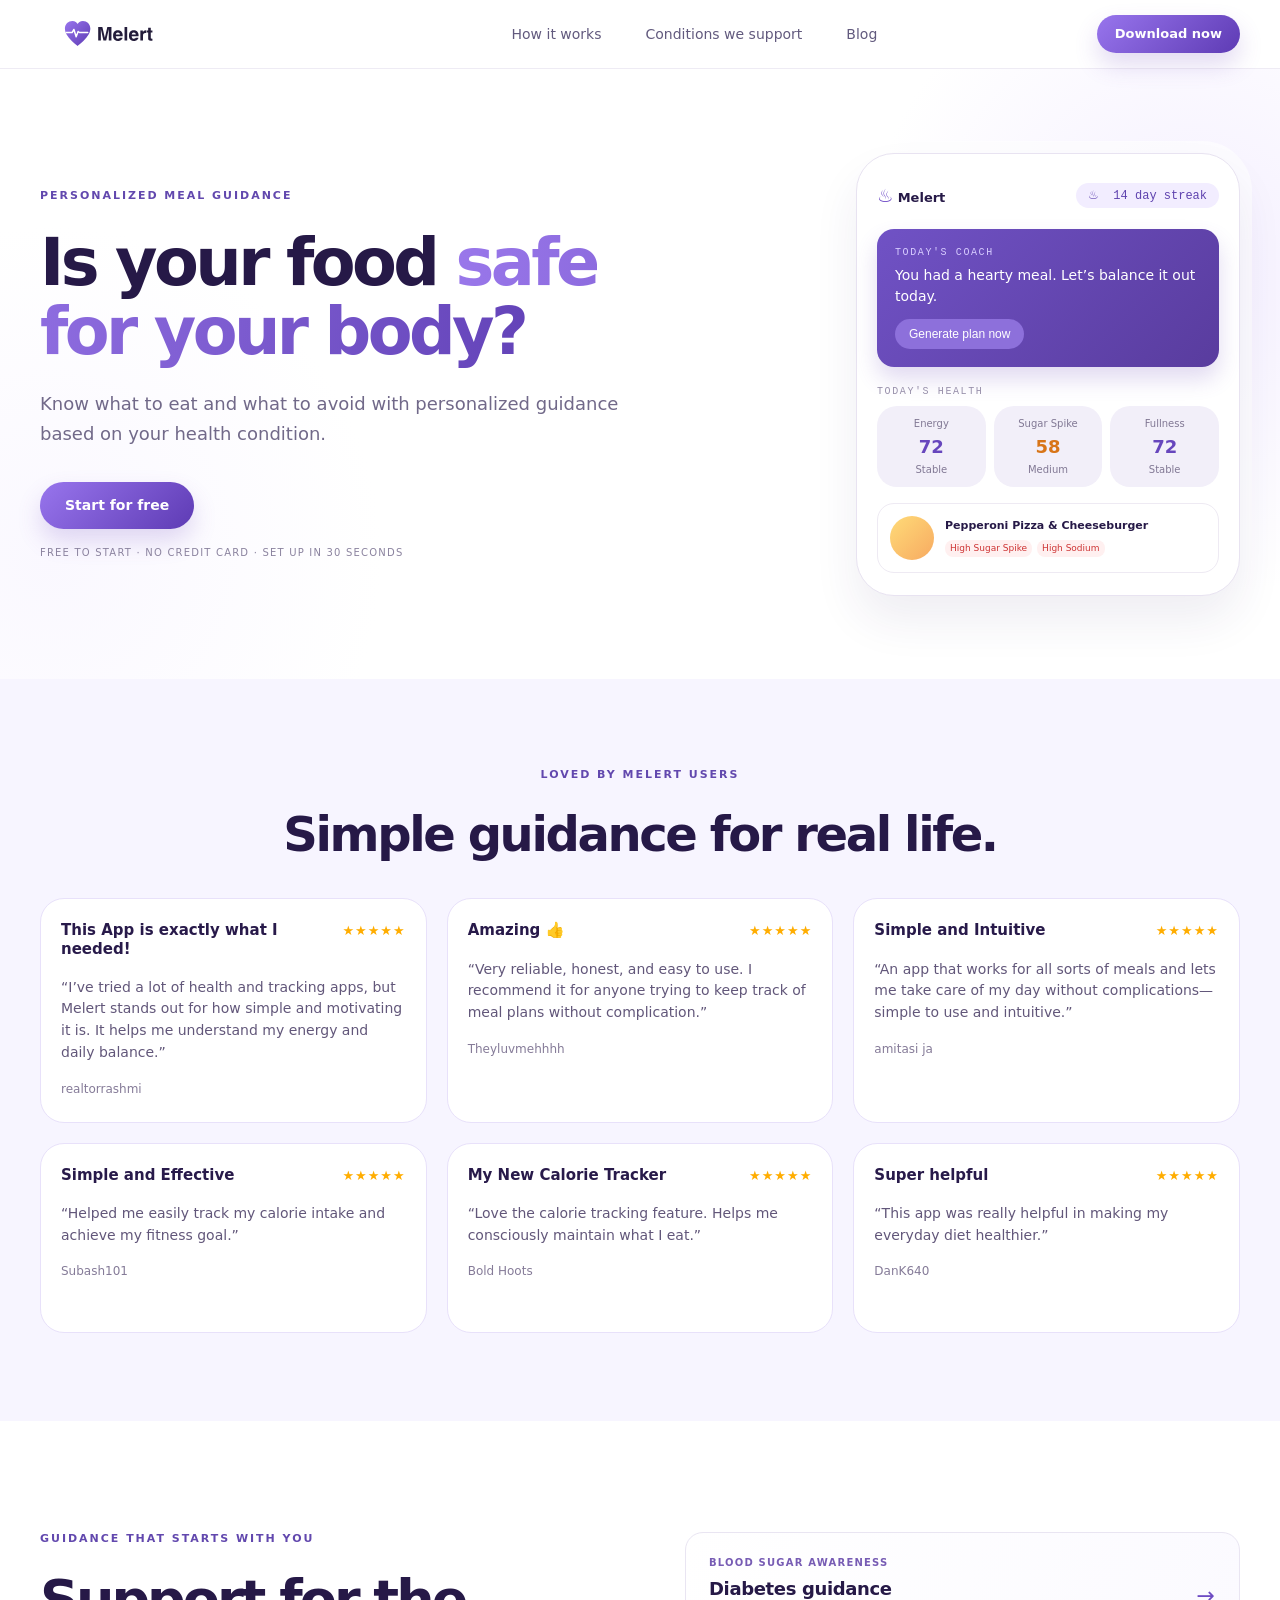
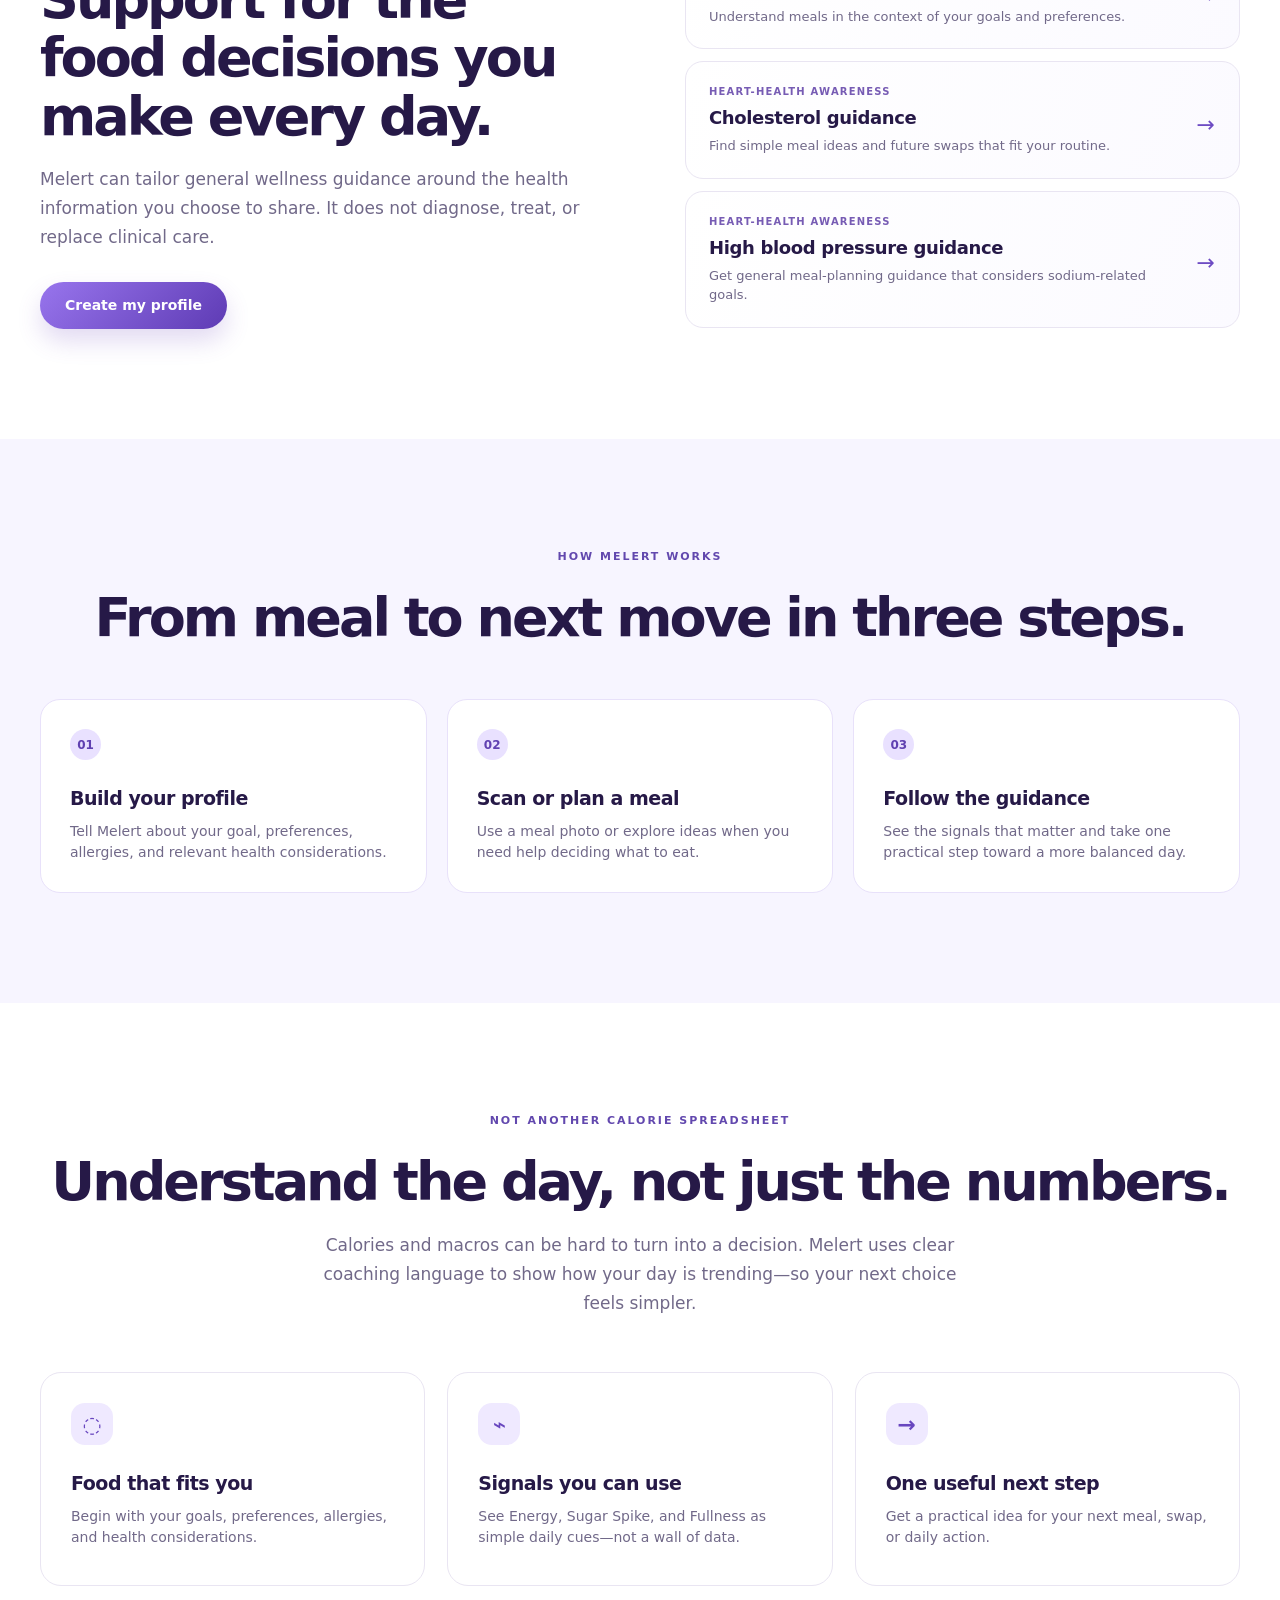
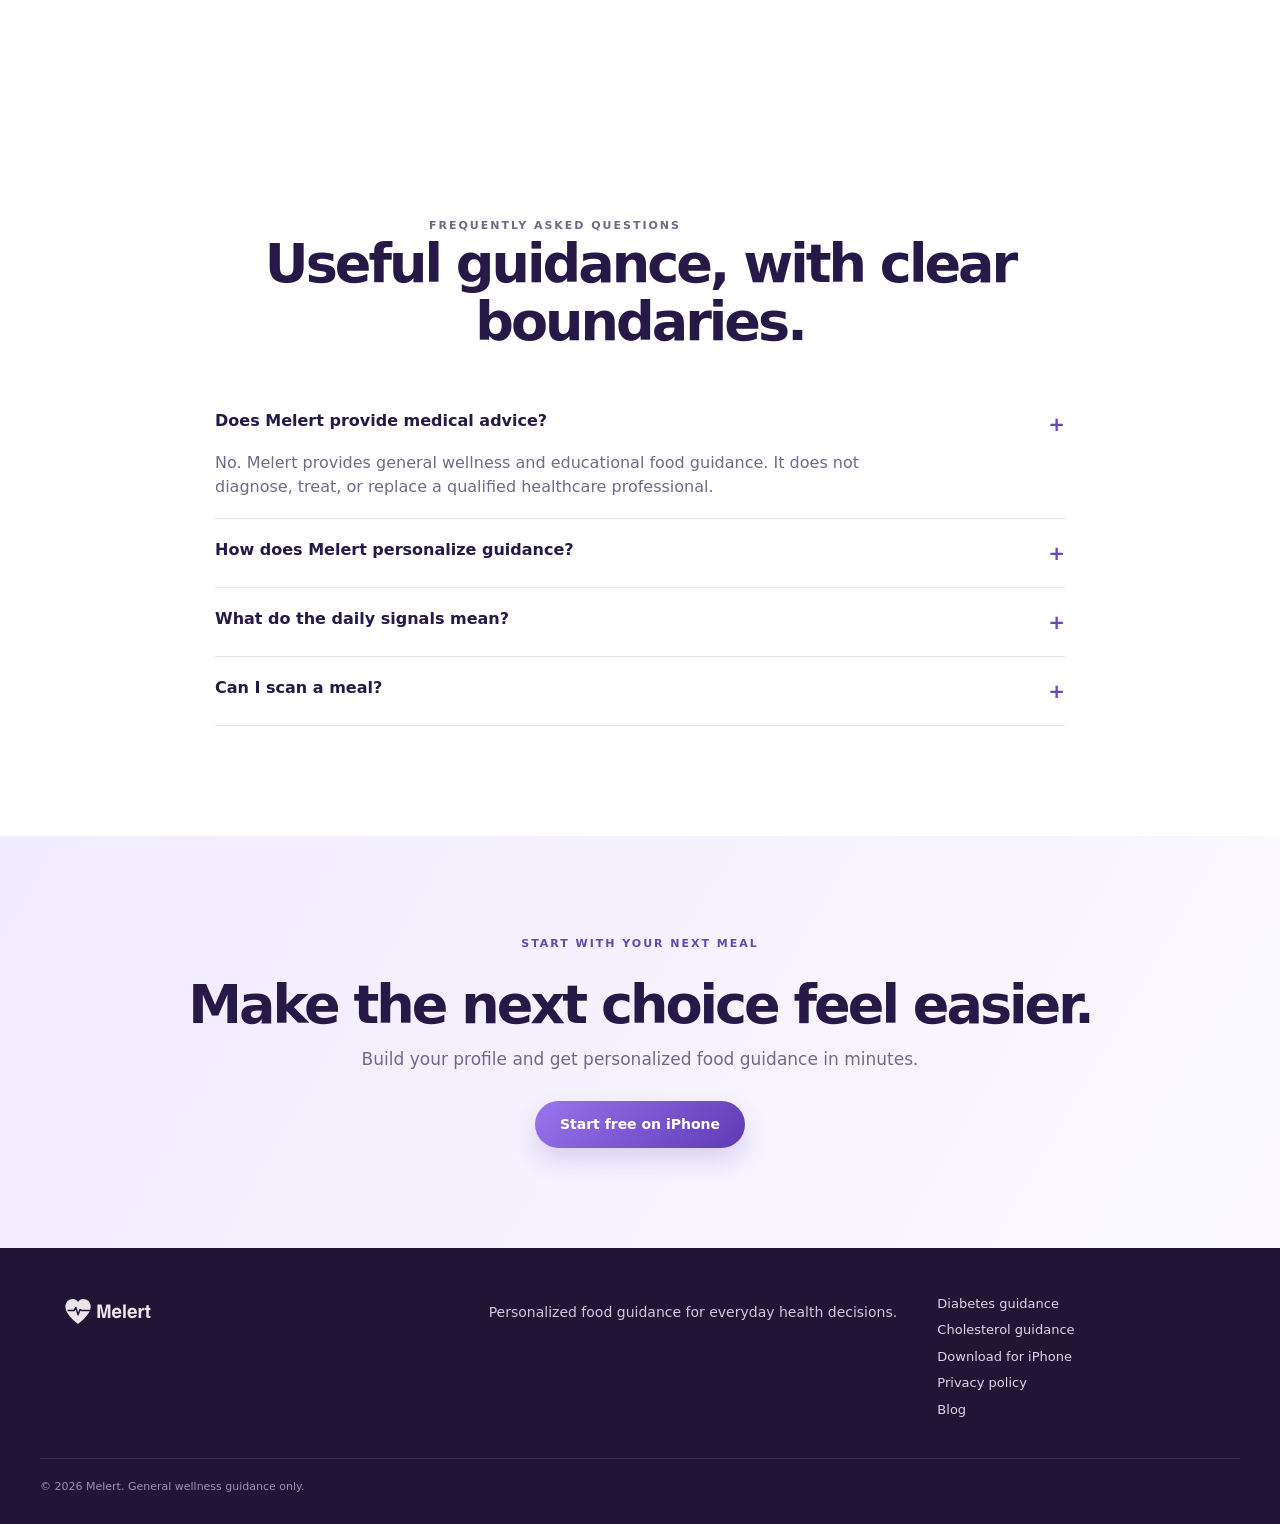
<file: index.html>
<!doctype html>
<html lang="en"><head><meta charset="utf-8"><meta name="viewport" content="width=device-width,initial-scale=1"><title>BurnLoop | Personalized food guidance for everyday health</title><meta name="description" content="BurnLoop turns meal scans into clear food signals, personalized guidance, and practical next steps for your daily routine."><link rel="canonical" href="https://burnloopai.com/"><link rel="stylesheet" href="assets/styles.css"><script type="application/ld+json">{"@context":"https://schema.org","@type":"MobileApplication","name":"BurnLoop","applicationCategory":"HealthApplication","operatingSystem":"iOS","description":"An iOS app for personalized food guidance, meal scanning, and everyday wellness support."}</script></head>
<body class="loop-site"><header class="loop-nav"><div class="loop-wrap nav-inner"><a class="loop-brand" href="index.html"><img src="assets/burnloop-logo.webp" alt="BurnLoop logo"><span>BurnLoop</span></a><nav class="loop-links"><a href="#how">How it works</a><a href="#conditions">Conditions we support</a><a href="#faq">FAQ</a></nav><div class="loop-actions"><a href="https://apps.apple.com/us/app/burnloop/id6751570796" class="login">Log in</a><a href="https://apps.apple.com/us/app/burnloop/id6751570796" class="loop-button small">Sign up</a><span class="menu" aria-label="Menu">☰</span></div></div></header>
<main><section class="loop-hero"><div class="loop-wrap hero-layout"><div class="hero-copy"><p class="loop-kicker">Personalized meal guidance</p><h1>Is your food <em>safe for your body?</em></h1><p class="hero-lead">Know what to eat and what to avoid with personalized guidance based on your health condition.</p><a href="https://apps.apple.com/us/app/burnloop/id6751570796" class="loop-button">Sign up for free</a><p class="hero-note">Free to start · No credit card · Set up in 30 seconds</p></div><div class="app-shell" aria-label="Preview of the BurnLoop app"><div class="app-top"><span class="mini-brand"><span>♨</span> BurnLoop</span><span class="streak">♨ &nbsp;14 day streak</span></div><section class="coach-card"><span>Today's coach</span><p>You had a hearty meal. Let’s balance it out today.</p><button>Generate plan now</button></section><p class="app-label">Today's health</p><div class="signals"><div><small>Energy</small><b>72</b><span>Stable</span></div><div><small>Sugar Spike</small><b class="amber">58</b><span>Medium</span></div><div><small>Fullness</small><b>72</b><span>Stable</span></div></div><div class="meal-row"><i></i><div><strong>Pepperoni Pizza &amp; Cheeseburger</strong><p><span>High Sugar Spike</span><span>High Sodium</span></p></div></div></div></div></section>
<section class="testimonial-section"><div class="loop-wrap"><div class="testimonial-heading"><p class="loop-kicker">Loved by BurnLoop users</p><h2>Simple guidance for real life.</h2></div><div class="testimonial-grid"><article><div><strong>This App is exactly what I needed!</strong><span>★★★★★</span></div><p>“I’ve tried a lot of health and tracking apps, but BurnLoop stands out for how simple and motivating it is. It helps me understand my energy and daily balance.”</p><small>realtorrashmi</small></article><article><div><strong>Amazing 👍</strong><span>★★★★★</span></div><p>“Very reliable, honest, and easy to use. I recommend it for anyone trying to keep track of meal plans without complication.”</p><small>Theyluvmehhhh</small></article><article><div><strong>Simple and Intuitive</strong><span>★★★★★</span></div><p>“An app that works for all sorts of meals and lets me take care of my day without complications—simple to use and intuitive.”</p><small>amitasi ja</small></article><article><div><strong>Simple and Effective</strong><span>★★★★★</span></div><p>“Helped me easily track my calorie intake and achieve my fitness goal.”</p><small>Subash101</small></article><article><div><strong>My New Calorie Tracker</strong><span>★★★★★</span></div><p>“Love the calorie tracking feature. Helps me consciously maintain what I eat.”</p><small>Bold Hoots</small></article><article><div><strong>Super helpful</strong><span>★★★★★</span></div><p>“This app was really helpful in making my everyday diet healthier.”</p><small>DanK640</small></article></div></div></section>
<section class="proof-strip"><div class="loop-wrap"><p>Built for less tracking and more useful guidance.</p><div><span>Meal scans</span><span>Daily food signals</span><span>One clear next step</span></div></div></section>
<section class="loop-section problem"><div class="loop-wrap centered"><p class="loop-kicker">Not another calorie spreadsheet</p><h2>Understand the day, not just the numbers.</h2><p class="section-lead">Calories and macros can be hard to turn into a decision. BurnLoop uses clear coaching language to show how your day is trending—so your next choice feels simpler.</p><div class="three-grid"><article><span class="icon-bubble">◌</span><h3>Food that fits you</h3><p>Begin with your goals, preferences, allergies, and health considerations.</p></article><article><span class="icon-bubble">⌁</span><h3>Signals you can use</h3><p>See Energy, Sugar Spike, and Fullness as simple daily cues—not a wall of data.</p></article><article><span class="icon-bubble">→</span><h3>One useful next step</h3><p>Get a practical idea for your next meal, swap, or daily action.</p></article></div></div></section>
<section class="loop-section lavender" id="how"><div class="loop-wrap"><div class="centered"><p class="loop-kicker">How BurnLoop works</p><h2>From meal to next move in three steps.</h2></div><div class="steps-v2"><article><b>01</b><h3>Build your profile</h3><p>Tell BurnLoop about your goal, preferences, allergies, and relevant health considerations.</p></article><article><b>02</b><h3>Scan or plan a meal</h3><p>Use a meal photo or explore ideas when you need help deciding what to eat.</p></article><article><b>03</b><h3>Follow the guidance</h3><p>See the signals that matter and take one practical step toward a more balanced day.</p></article></div></div></section>
<section class="loop-section" id="conditions"><div class="loop-wrap split-v2"><div><p class="loop-kicker">Guidance that starts with you</p><h2>Support for the food decisions you make every day.</h2><p class="section-lead left">BurnLoop can tailor general wellness guidance around the health information you choose to share. It does not diagnose, treat, or replace clinical care.</p><a href="https://apps.apple.com/us/app/burnloop/id6751570796" class="loop-button">Create my profile</a></div><div class="condition-stack"><a href="diabetes.html"><span>Blood sugar awareness</span><strong>Diabetes guidance</strong><p>Understand meals in the context of your goals and preferences.</p><i>→</i></a><a href="cholesterol.html"><span>Heart-health awareness</span><strong>Cholesterol guidance</strong><p>Find simple meal ideas and future swaps that fit your routine.</p><i>→</i></a><div><span>Heart-health awareness</span><strong>High blood pressure guidance</strong><p>Get general meal-planning guidance that considers sodium-related goals.</p></div><div><span>More personal context</span><strong>Allergies, preferences &amp; goals</strong><p>Make the guidance more relevant from the start.</p></div></div></div></section>
<section class="loop-section" id="faq"><div class="loop-wrap faq-wrap"><div class="centered"><p class="loop-kicker">Frequently asked questions</p><h2>Useful guidance, with clear boundaries.</h2></div><details open><summary>Does BurnLoop provide medical advice?</summary><p>No. BurnLoop provides general wellness and educational food guidance. It does not diagnose, treat, or replace a qualified healthcare professional.</p></details><details><summary>How does BurnLoop personalize guidance?</summary><p>You can share your goals, preferences, allergies, and relevant health considerations. BurnLoop uses that context to make guidance more relevant to you.</p></details><details><summary>What do the daily signals mean?</summary><p>Energy, Sugar Spike, and Fullness are designed to give you an easy-to-read view of how your day is trending and help you choose a practical next step.</p></details><details><summary>Can I scan a meal?</summary><p>BurnLoop is designed to reduce meal-logging effort with meal scanning, so you can get guidance without turning every meal into data entry.</p></details></div></section>
<section class="final-cta"><div class="loop-wrap centered"><p class="loop-kicker">Start with your next meal</p><h2>Make the next choice feel easier.</h2><p>Build your profile and get personalized food guidance in minutes.</p><a href="https://apps.apple.com/us/app/burnloop/id6751570796" class="loop-button">Start free on iPhone</a></div></section></main>
<footer class="loop-footer"><div class="loop-wrap footer-inner"><a class="loop-brand" href="index.html"><img src="assets/burnloop-logo.webp" alt="BurnLoop logo"><span>BurnLoop</span></a><p>Personalized food guidance for everyday health decisions.</p><div><a href="diabetes.html">Diabetes guidance</a><a href="cholesterol.html">Cholesterol guidance</a><a href="https://apps.apple.com/us/app/burnloop/id6751570796">Download for iPhone</a></div><small>© <span data-year></span> BurnLoop. General wellness guidance only.</small></div></footer><script src="assets/script.js"></script></body></html>
</file>
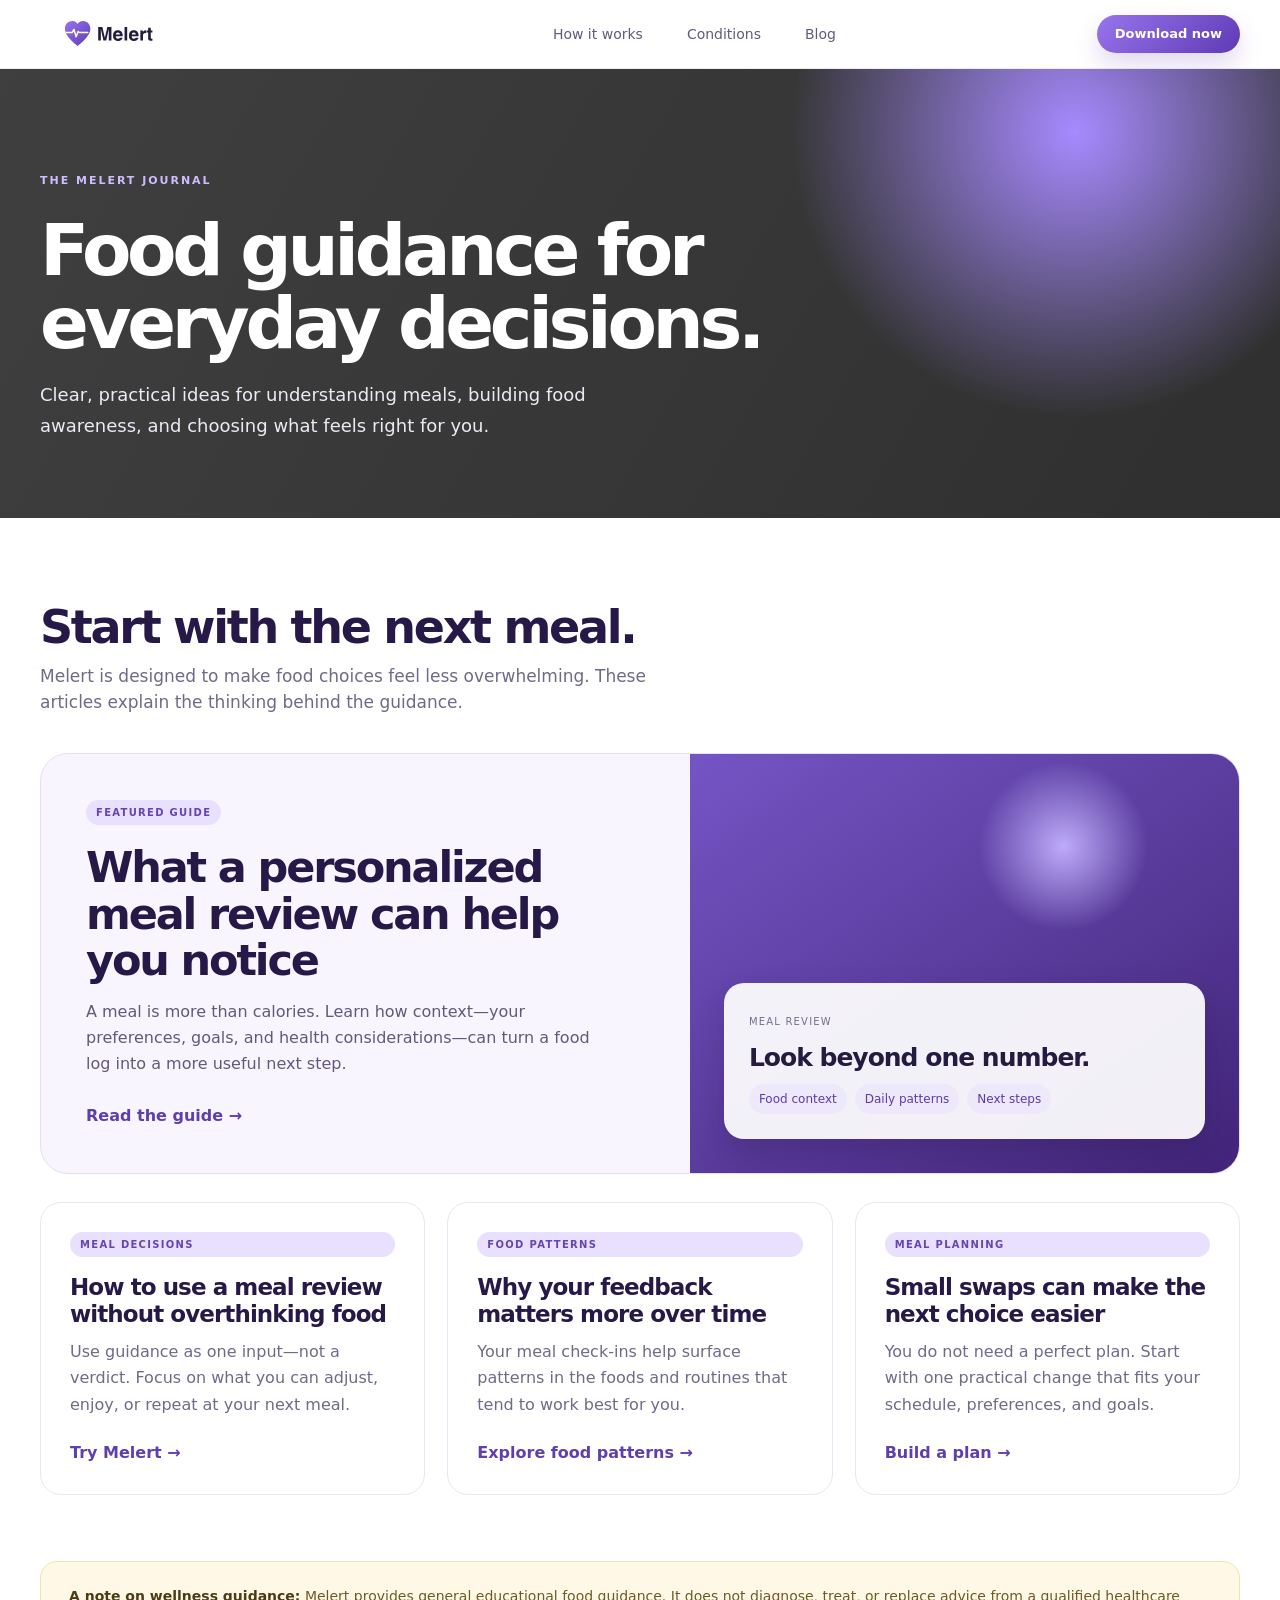
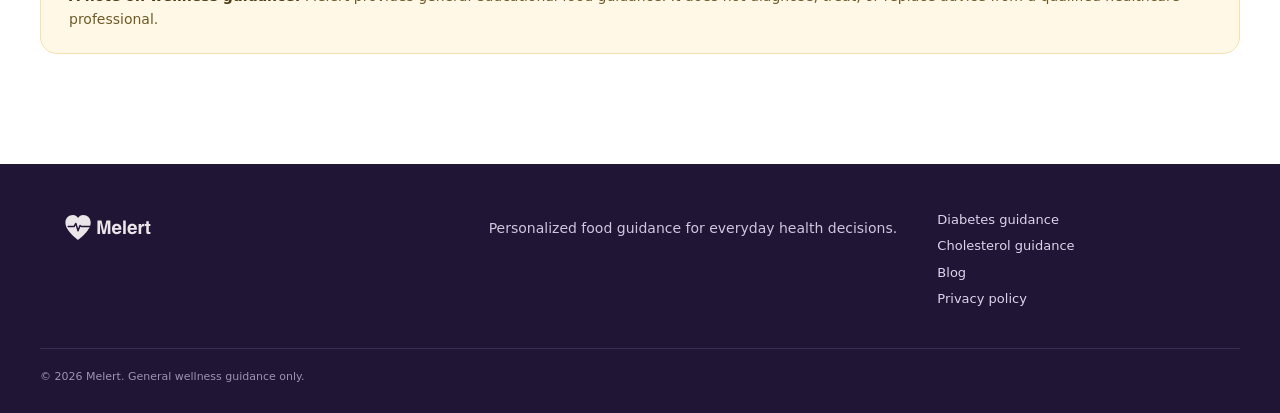
<file: blog.html>
<!doctype html>
<html lang="en">
<head>
  <meta charset="utf-8">
  <meta name="viewport" content="width=device-width,initial-scale=1">
  <title>Melert Journal | Everyday food guidance</title>
  <meta name="description" content="Practical articles from Melert about meal decisions, food patterns, and personalized wellness guidance.">
  <link rel="canonical" href="https://melert.net/blog.html">
  <link rel="stylesheet" href="assets/styles.css">
  <link rel="stylesheet" href="assets/blog.css">
</head>
<body class="loop-site">
  <header class="loop-nav"><div class="loop-wrap nav-inner">
    <a class="loop-brand" href="index.html"><img src="assets/melert-logo.svg" alt="Melert logo"></a>
    <nav class="loop-links"><a href="index.html#how">How it works</a><a href="index.html#conditions">Conditions</a><a href="blog.html" aria-current="page">Blog</a></nav>
    <div class="loop-actions"><a href="https://apps.apple.com/us/app/burnloop/id6751570796" class="loop-button small">Download now</a><span class="menu" aria-label="Menu">☰</span></div>
  </div></header>
  <main>
    <section class="blog-hero"><div class="loop-wrap"><p class="loop-kicker">The Melert journal</p><h1>Food guidance for everyday decisions.</h1><p>Clear, practical ideas for understanding meals, building food awareness, and choosing what feels right for you.</p></div></section>
    <section class="blog-main"><div class="loop-wrap">
      <div class="blog-intro"><h2>Start with the next meal.</h2><p>Melert is designed to make food choices feel less overwhelming. These articles explain the thinking behind the guidance.</p></div>
      <article class="featured-story"><div class="featured-copy"><span class="article-label">Featured guide</span><h2>What a personalized meal review can help you notice</h2><p>A meal is more than calories. Learn how context—your preferences, goals, and health considerations—can turn a food log into a more useful next step.</p><a class="read-more" href="#meal-review">Read the guide →</a></div><div class="featured-art"><div class="signal-card"><small>Meal review</small><strong>Look beyond one number.</strong><div><span>Food context</span><span>Daily patterns</span><span>Next steps</span></div></div></div></article>
      <div class="article-grid">
        <article class="article-card" id="meal-review"><span class="article-label">Meal decisions</span><h3>How to use a meal review without overthinking food</h3><p>Use guidance as one input—not a verdict. Focus on what you can adjust, enjoy, or repeat at your next meal.</p><a class="read-more" href="https://apps.apple.com/us/app/burnloop/id6751570796">Try Melert →</a></article>
        <article class="article-card"><span class="article-label">Food patterns</span><h3>Why your feedback matters more over time</h3><p>Your meal check-ins help surface patterns in the foods and routines that tend to work best for you.</p><a class="read-more" href="https://apps.apple.com/us/app/burnloop/id6751570796">Explore food patterns →</a></article>
        <article class="article-card"><span class="article-label">Meal planning</span><h3>Small swaps can make the next choice easier</h3><p>You do not need a perfect plan. Start with one practical change that fits your schedule, preferences, and goals.</p><a class="read-more" href="https://apps.apple.com/us/app/burnloop/id6751570796">Build a plan →</a></article>
      </div>
      <aside class="blog-note"><strong>A note on wellness guidance:</strong> Melert provides general educational food guidance. It does not diagnose, treat, or replace advice from a qualified healthcare professional.</aside>
    </div></section>
  </main>
  <footer class="loop-footer"><div class="loop-wrap footer-inner"><a class="loop-brand" href="index.html"><img src="assets/melert-logo-white.svg" alt="Melert logo"></a><p>Personalized food guidance for everyday health decisions.</p><div><a href="diabetes.html">Diabetes guidance</a><a href="cholesterol.html">Cholesterol guidance</a><a href="blog.html">Blog</a><a href="privacy.html">Privacy policy</a></div><small>© <span data-year></span> Melert. General wellness guidance only.</small></div></footer>
  <script src="assets/script.js"></script>
</body>
</html>
</file>
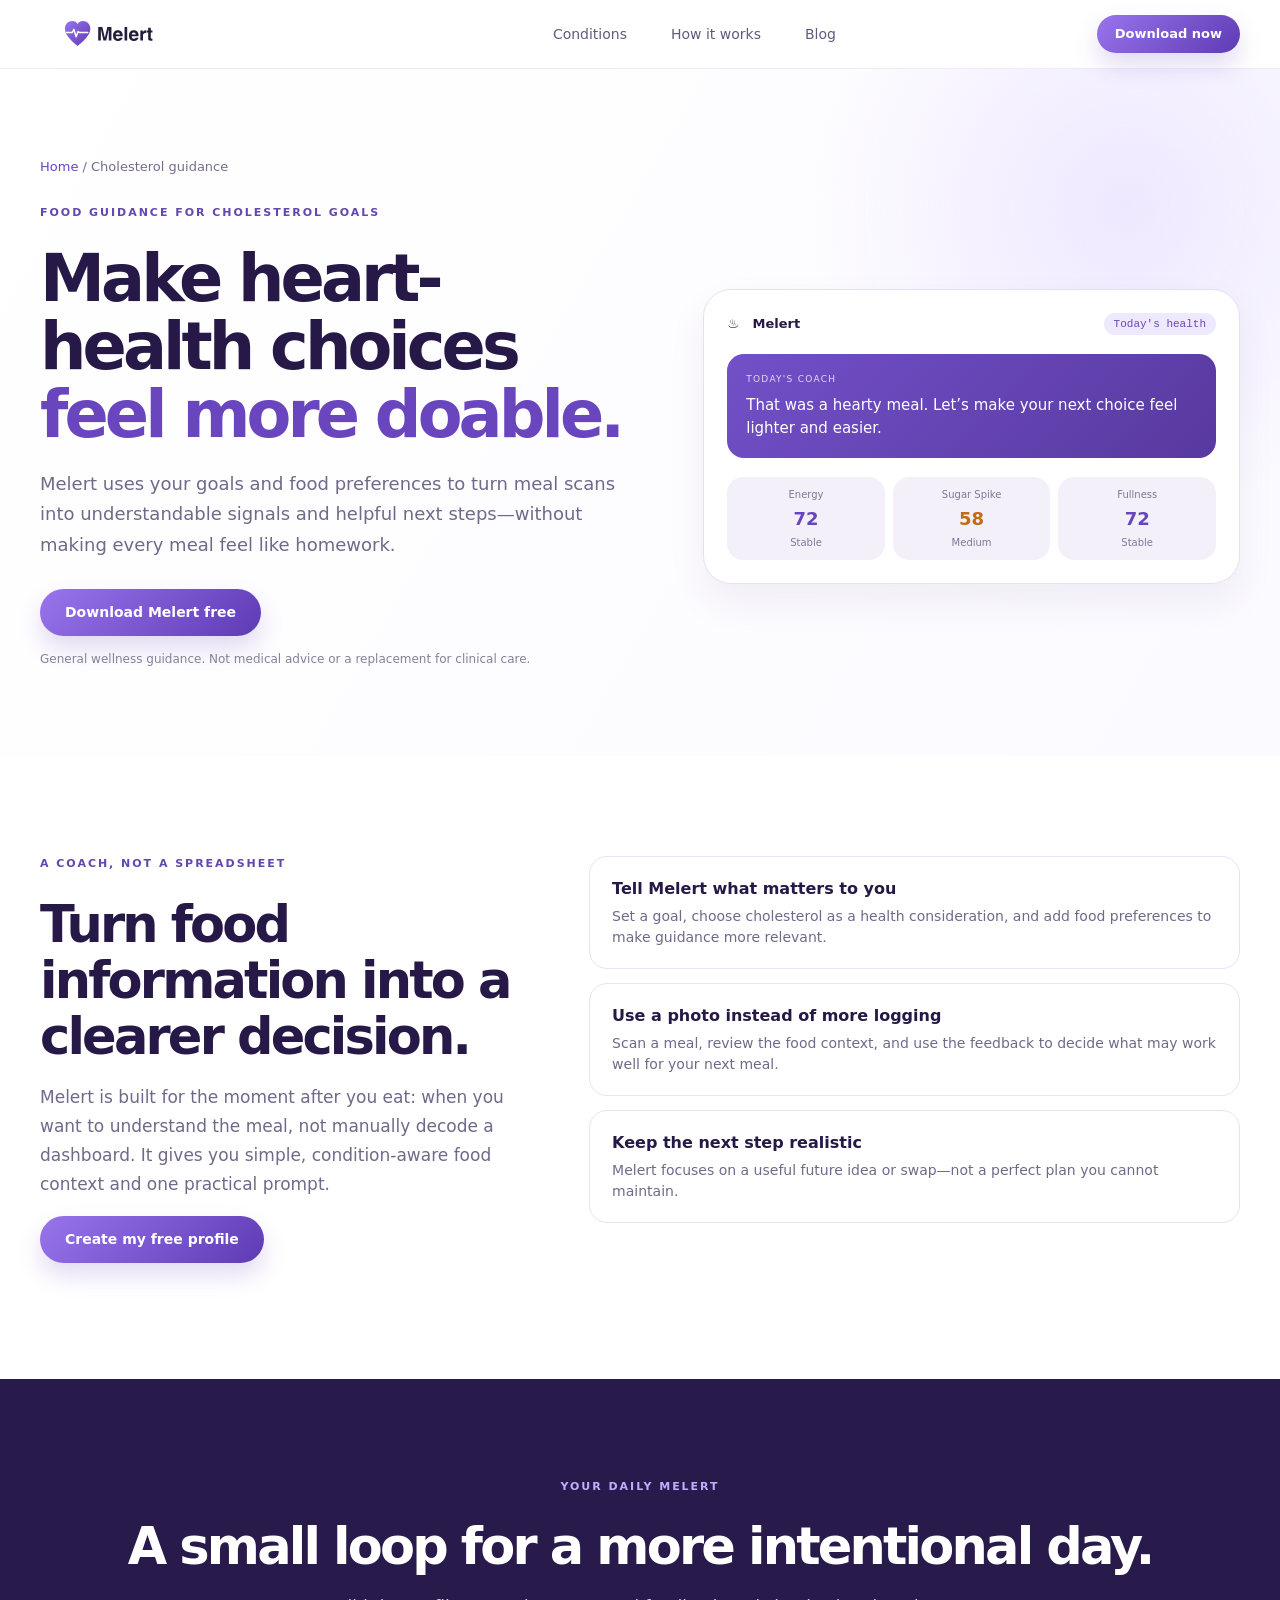
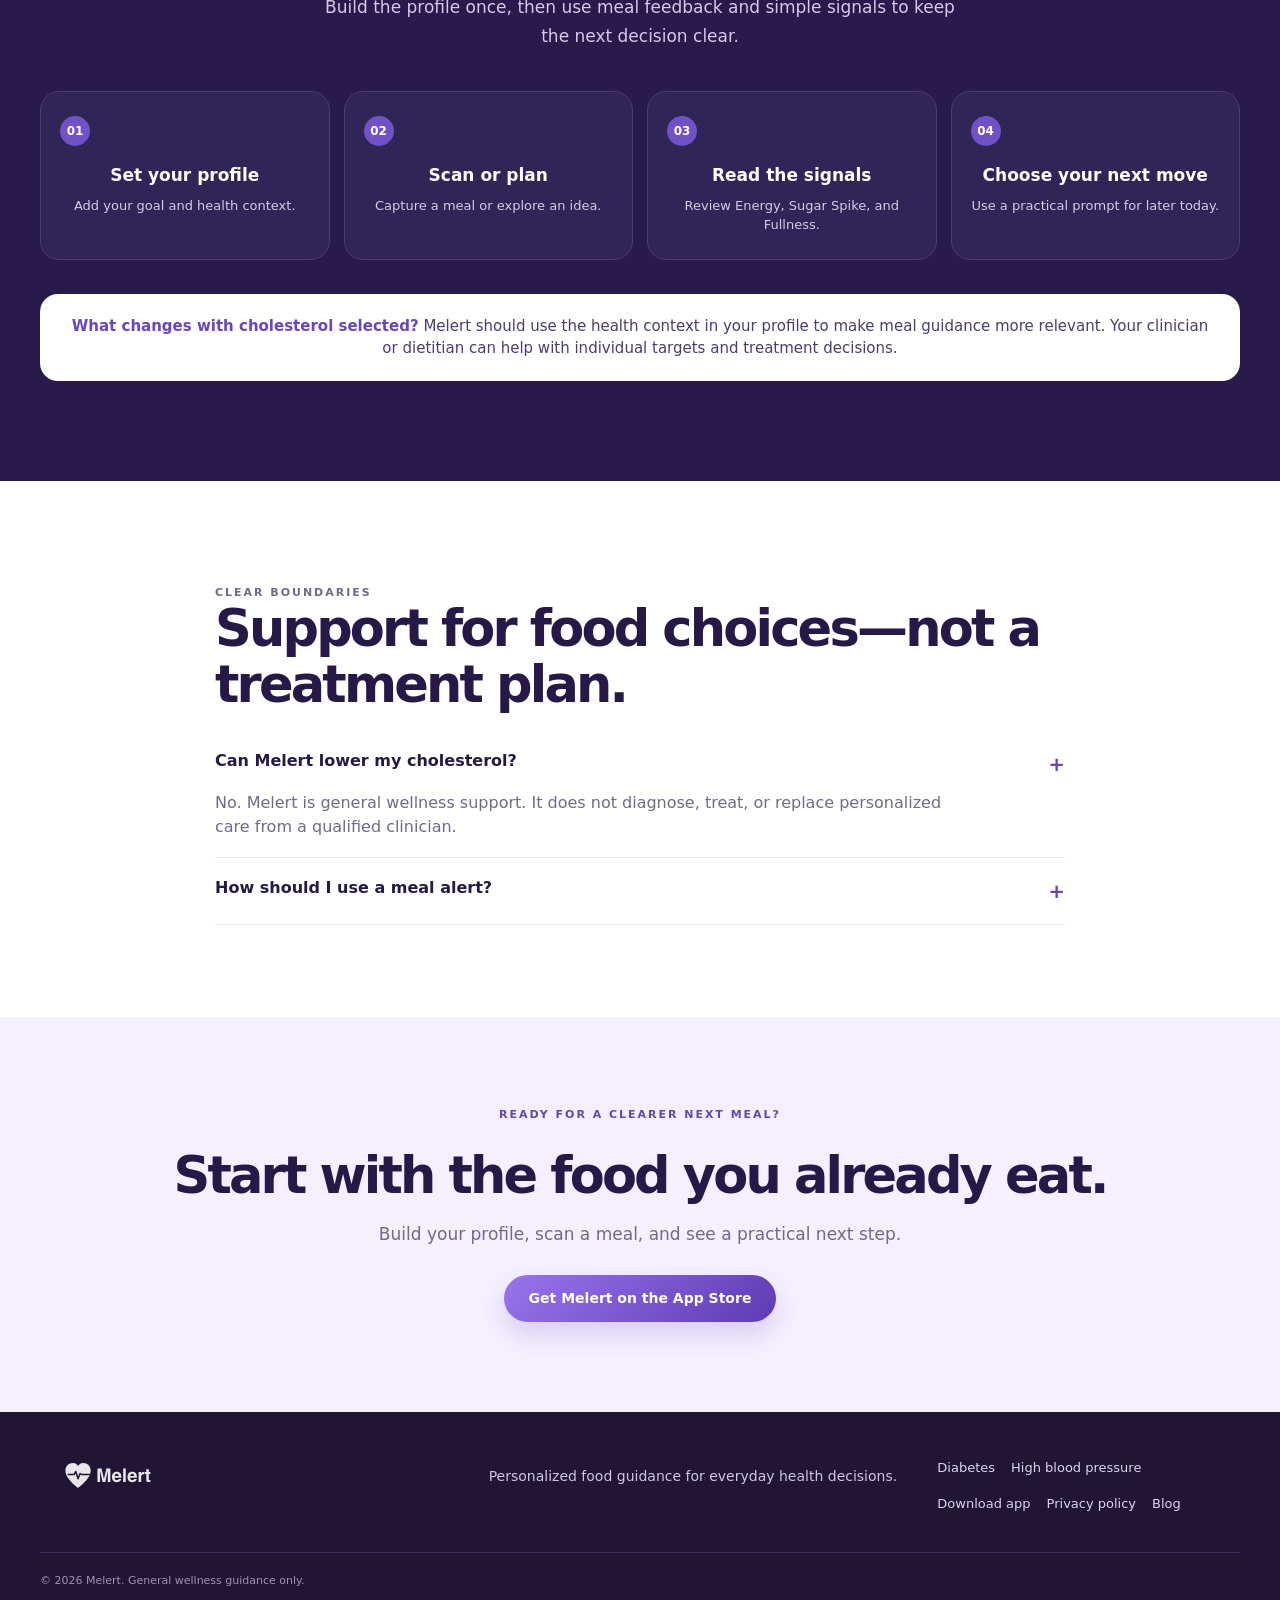
<file: cholesterol.html>
<!doctype html><html lang="en"><head><meta charset="utf-8"><meta name="viewport" content="width=device-width,initial-scale=1"><title>Cholesterol Meal Guidance | BurnLoop</title><meta name="description" content="BurnLoop helps you scan meals, understand simple food signals, and make a clearer next choice with cholesterol goals in mind."><link rel="canonical" href="https://burnloopai.com/cholesterol"><link rel="stylesheet" href="assets/styles.css"><link rel="stylesheet" href="assets/condition-v2.css"></head><body class="condition-v2"><header class="loop-nav"><div class="loop-wrap nav-inner"><a class="loop-brand" href="index.html"><img src="assets/burnloop-logo.webp" alt="BurnLoop logo"><span>BurnLoop</span></a><nav class="loop-links"><a href="index.html#conditions">Conditions</a><a href="index.html#how">How it works</a></nav><a class="loop-button small" href="https://apps.apple.com/us/app/burnloop/id6751570796">Download now</a></div></header><main><section class="disease-hero"><div class="loop-wrap"><p class="disease-crumb"><a href="index.html">Home</a> / Cholesterol guidance</p><div class="disease-hero-grid"><div><p class="loop-kicker">Food guidance for cholesterol goals</p><h1>Make heart-health choices <em>feel more doable.</em></h1><p class="disease-lead">BurnLoop uses your goals and food preferences to turn meal scans into understandable signals and helpful next steps—without making every meal feel like homework.</p><a class="loop-button" href="https://apps.apple.com/us/app/burnloop/id6751570796">Download BurnLoop free</a><span class="disease-note">General wellness guidance. Not medical advice or a replacement for clinical care.</span></div><div class="signal-preview"><div class="signal-top"><span>♨ &nbsp; BurnLoop</span><span>Today's health</span></div><div class="coach-preview"><small>Today's coach</small><p>That was a hearty meal. Let’s make your next choice feel lighter and easier.</p></div><div class="preview-scores"><div><small>Energy</small><b>72</b><span>Stable</span></div><div><small>Sugar Spike</small><b class="medium">58</b><span>Medium</span></div><div><small>Fullness</small><b>72</b><span>Stable</span></div></div></div></div></div></section><section class="intro"><div class="loop-wrap intro-grid"><div><p class="loop-kicker">A coach, not a spreadsheet</p><h2>Turn food information into a clearer decision.</h2><p class="intro-copy">BurnLoop is built for the moment after you eat: when you want to understand the meal, not manually decode a dashboard. It gives you simple, condition-aware food context and one practical prompt.</p><p><a class="loop-button" href="https://apps.apple.com/us/app/burnloop/id6751570796">Create my free profile</a></p></div><div class="value-list"><article><b>Tell BurnLoop what matters to you</b><p>Set a goal, choose cholesterol as a health consideration, and add food preferences to make guidance more relevant.</p></article><article><b>Use a photo instead of more logging</b><p>Scan a meal, review the food context, and use the feedback to decide what may work well for your next meal.</p></article><article><b>Keep the next step realistic</b><p>BurnLoop focuses on a useful future idea or swap—not a perfect plan you cannot maintain.</p></article></div></div></section><section class="loop-flow"><div class="loop-wrap centered"><p class="loop-kicker">Your daily BurnLoop</p><h2>A small loop for a more intentional day.</h2><p class="section-lead">Build the profile once, then use meal feedback and simple signals to keep the next decision clear.</p><div class="flow-grid"><article><span>01</span><h3>Set your profile</h3><p>Add your goal and health context.</p></article><article><span>02</span><h3>Scan or plan</h3><p>Capture a meal or explore an idea.</p></article><article><span>03</span><h3>Read the signals</h3><p>Review Energy, Sugar Spike, and Fullness.</p></article><article><span>04</span><h3>Choose your next move</h3><p>Use a practical prompt for later today.</p></article></div><div class="callout"><strong>What changes with cholesterol selected?</strong> BurnLoop should use the health context in your profile to make meal guidance more relevant. Your clinician or dietitian can help with individual targets and treatment decisions.</div></div></section><section class="faq-section"><div class="loop-wrap faq-wrap"><p class="loop-kicker">Clear boundaries</p><h2 class="section-title">Support for food choices—not a treatment plan.</h2><details open><summary>Can BurnLoop lower my cholesterol?</summary><p>No. BurnLoop is general wellness support. It does not diagnose, treat, or replace personalized care from a qualified clinician.</p></details><details><summary>How should I use a meal alert?</summary><p>Use it as a helpful prompt for a future food decision. For individual nutrition targets, medicines, symptoms, or treatment changes, seek professional advice.</p></details></div></section><section class="final-cta"><div class="loop-wrap centered"><p class="loop-kicker">Ready for a clearer next meal?</p><h2>Start with the food you already eat.</h2><p>Build your profile, scan a meal, and see a practical next step.</p><a class="loop-button" href="https://apps.apple.com/us/app/burnloop/id6751570796">Get BurnLoop on the App Store</a></div></section></main><footer class="loop-footer"><div class="loop-wrap footer-inner"><a class="loop-brand" href="index.html"><img src="assets/burnloop-logo.webp" alt="BurnLoop logo"><span>BurnLoop</span></a><p>Personalized food guidance for everyday health decisions.</p><div class="footer-links"><a href="diabetes.html">Diabetes</a><a href="high-blood-pressure.html">High blood pressure</a><a href="https://apps.apple.com/us/app/burnloop/id6751570796">Download app</a></div><small>© <span data-year></span> BurnLoop. General wellness guidance only.</small></div></footer><script src="assets/script.js"></script></body></html>
</file>
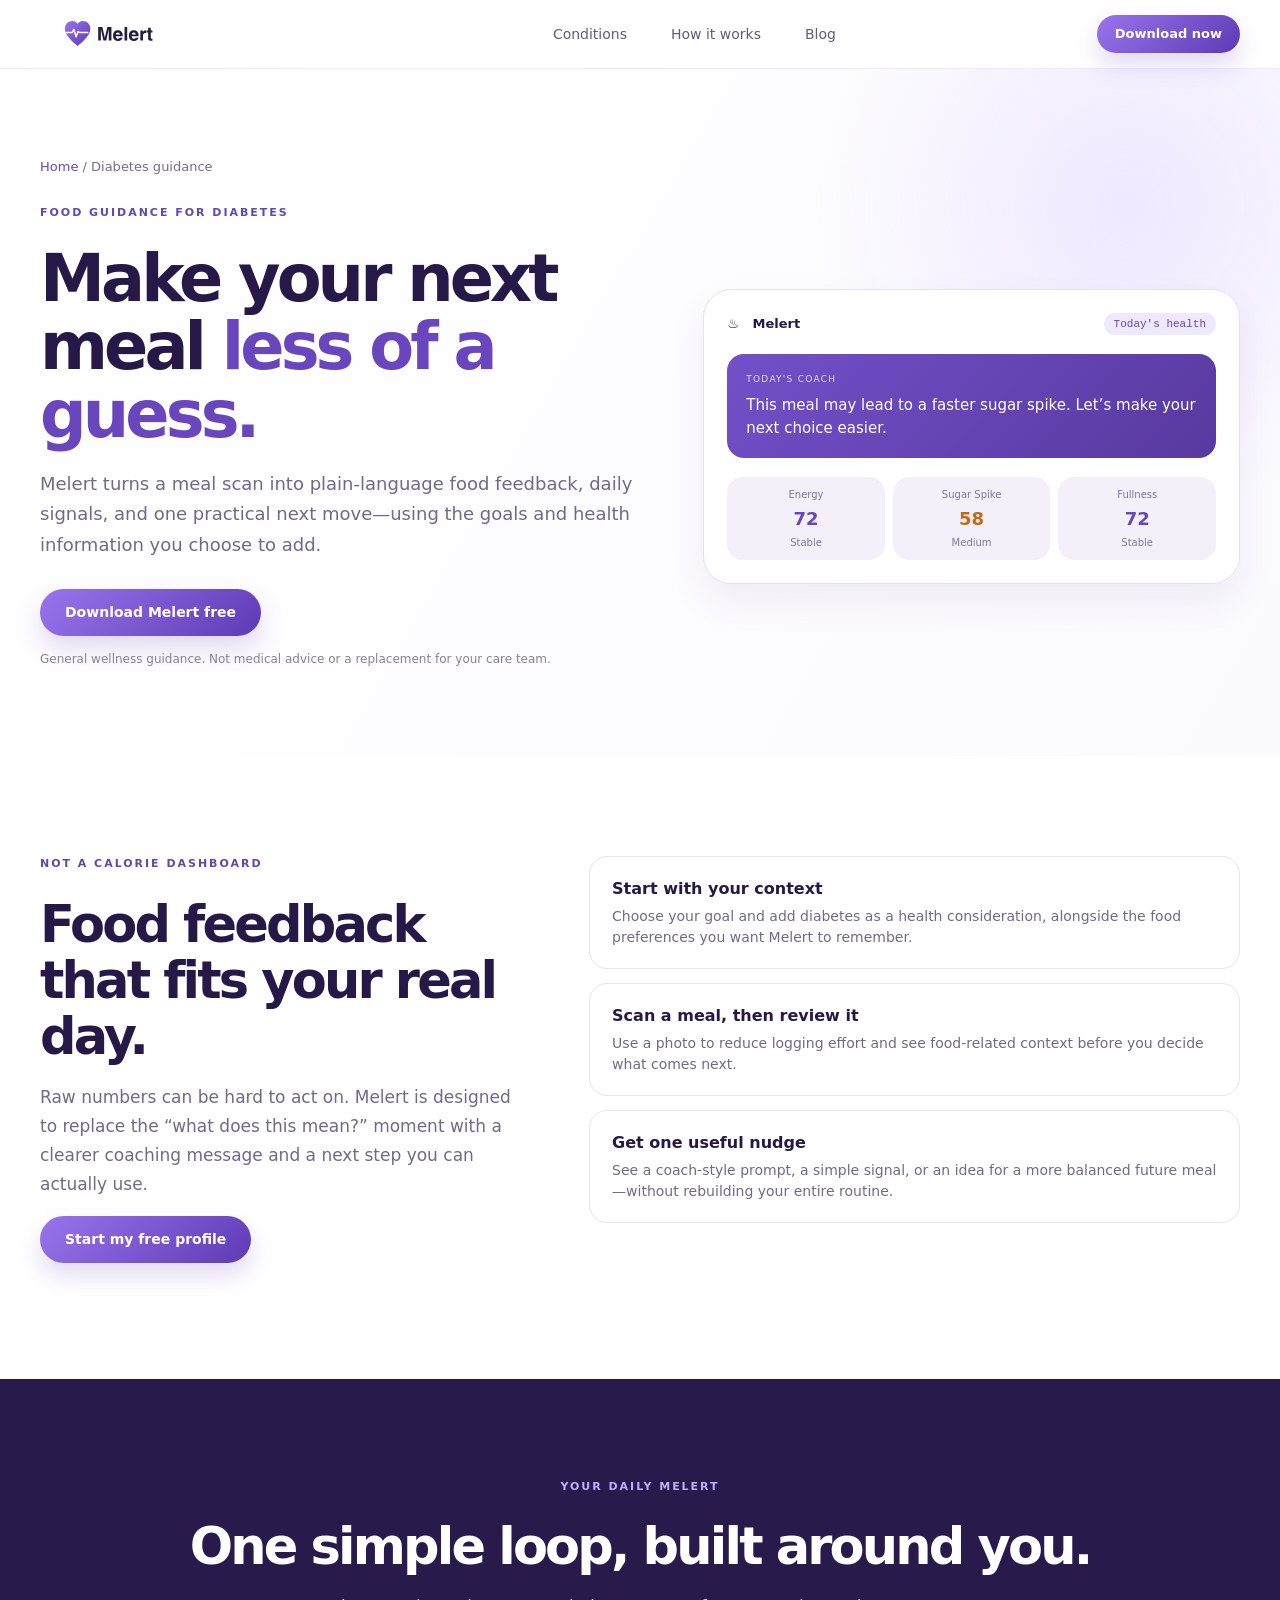
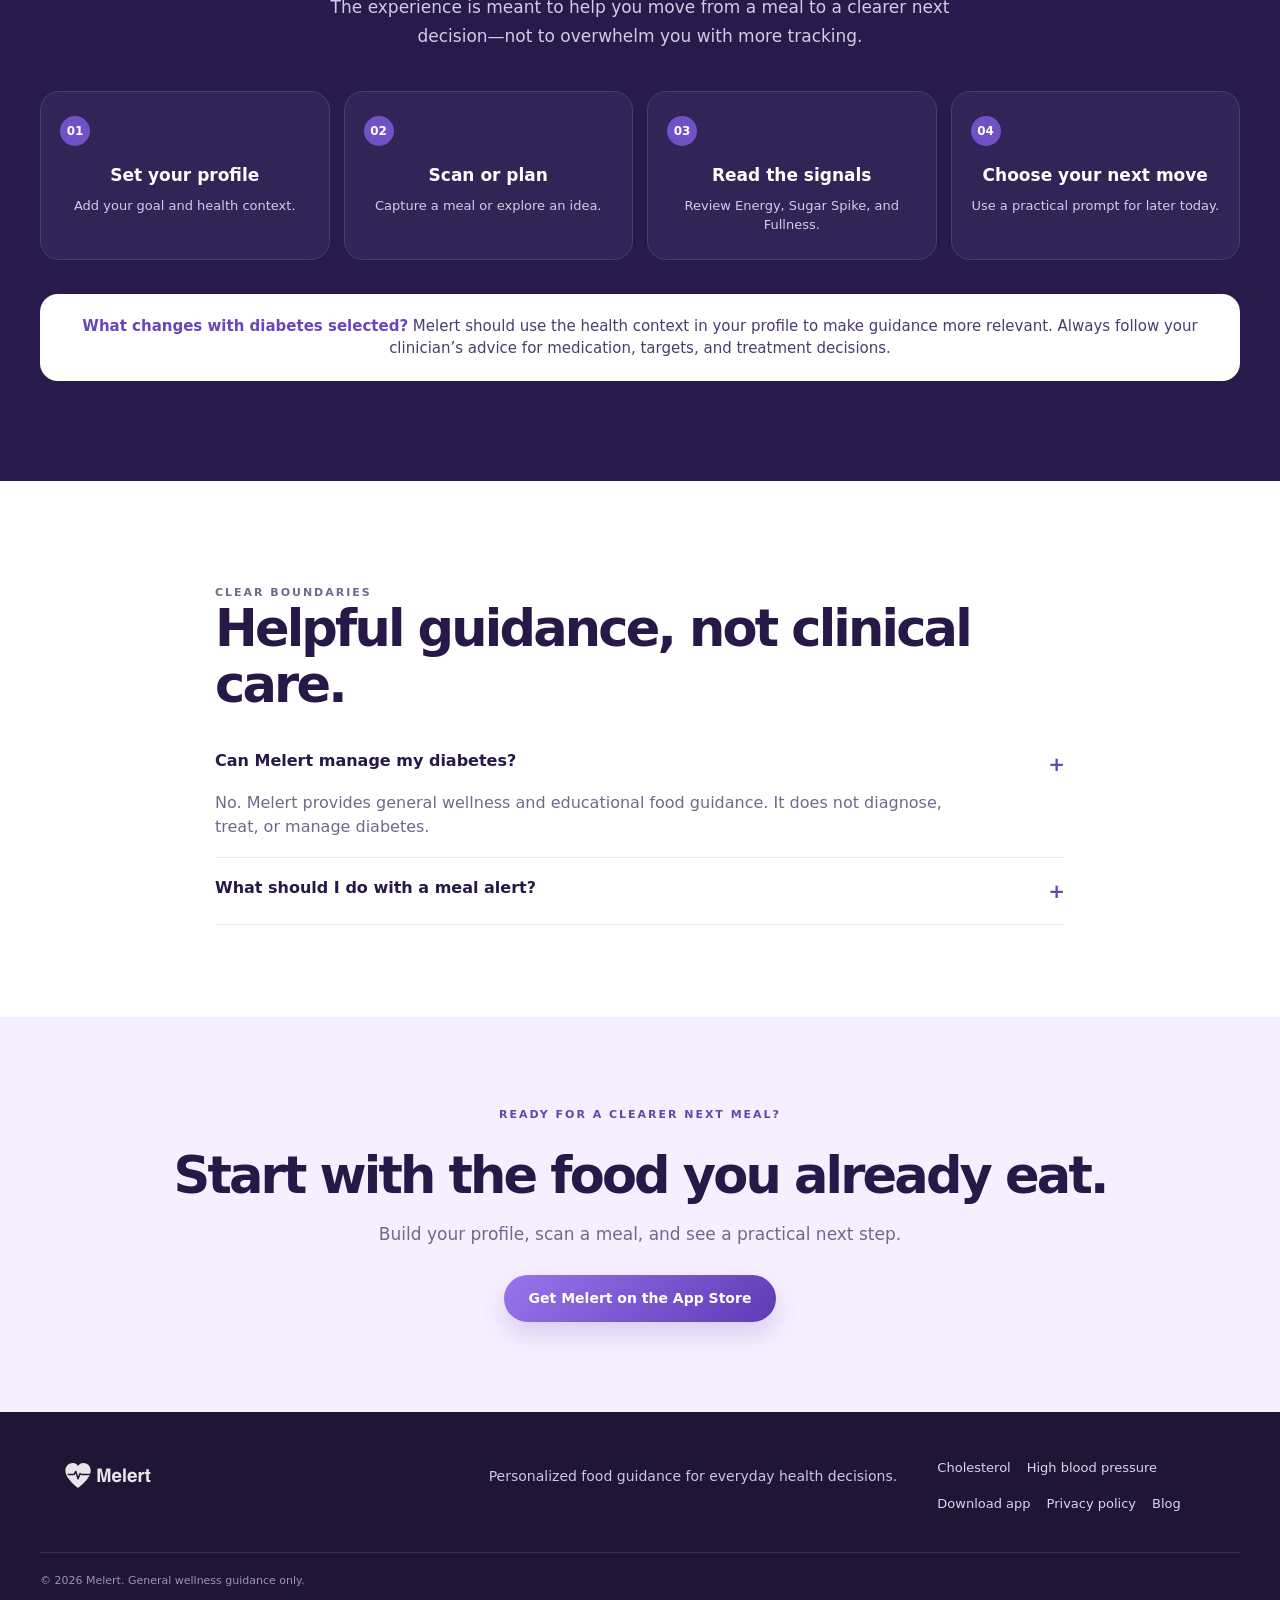
<file: diabetes.html>
<!doctype html><html lang="en"><head><meta charset="utf-8"><meta name="viewport" content="width=device-width,initial-scale=1"><title>Diabetes Meal Guidance | BurnLoop</title><meta name="description" content="BurnLoop helps you scan meals, understand simple food signals, and make a clearer next choice with diabetes in mind."><link rel="canonical" href="https://burnloopai.com/diabetes"><link rel="stylesheet" href="assets/styles.css"><link rel="stylesheet" href="assets/condition-v2.css"></head><body class="condition-v2"><header class="loop-nav"><div class="loop-wrap nav-inner"><a class="loop-brand" href="index.html"><img src="assets/burnloop-logo.webp" alt="BurnLoop logo"><span>BurnLoop</span></a><nav class="loop-links"><a href="index.html#conditions">Conditions</a><a href="index.html#how">How it works</a></nav><a class="loop-button small" href="https://apps.apple.com/us/app/burnloop/id6751570796">Download now</a></div></header><main><section class="disease-hero"><div class="loop-wrap"><p class="disease-crumb"><a href="index.html">Home</a> / Diabetes guidance</p><div class="disease-hero-grid"><div><p class="loop-kicker">Food guidance for diabetes</p><h1>Make your next meal <em>less of a guess.</em></h1><p class="disease-lead">BurnLoop turns a meal scan into plain-language food feedback, daily signals, and one practical next move—using the goals and health information you choose to add.</p><a class="loop-button" href="https://apps.apple.com/us/app/burnloop/id6751570796">Download BurnLoop free</a><span class="disease-note">General wellness guidance. Not medical advice or a replacement for your care team.</span></div><div class="signal-preview"><div class="signal-top"><span>♨ &nbsp; BurnLoop</span><span>Today's health</span></div><div class="coach-preview"><small>Today's coach</small><p>This meal may lead to a faster sugar spike. Let’s make your next choice easier.</p></div><div class="preview-scores"><div><small>Energy</small><b>72</b><span>Stable</span></div><div><small>Sugar Spike</small><b class="medium">58</b><span>Medium</span></div><div><small>Fullness</small><b>72</b><span>Stable</span></div></div></div></div></div></section><section class="intro"><div class="loop-wrap intro-grid"><div><p class="loop-kicker">Not a calorie dashboard</p><h2>Food feedback that fits your real day.</h2><p class="intro-copy">Raw numbers can be hard to act on. BurnLoop is designed to replace the “what does this mean?” moment with a clearer coaching message and a next step you can actually use.</p><p><a class="loop-button" href="https://apps.apple.com/us/app/burnloop/id6751570796">Start my free profile</a></p></div><div class="value-list"><article><b>Start with your context</b><p>Choose your goal and add diabetes as a health consideration, alongside the food preferences you want BurnLoop to remember.</p></article><article><b>Scan a meal, then review it</b><p>Use a photo to reduce logging effort and see food-related context before you decide what comes next.</p></article><article><b>Get one useful nudge</b><p>See a coach-style prompt, a simple signal, or an idea for a more balanced future meal—without rebuilding your entire routine.</p></article></div></div></section><section class="loop-flow"><div class="loop-wrap centered"><p class="loop-kicker">Your daily BurnLoop</p><h2>One simple loop, built around you.</h2><p class="section-lead">The experience is meant to help you move from a meal to a clearer next decision—not to overwhelm you with more tracking.</p><div class="flow-grid"><article><span>01</span><h3>Set your profile</h3><p>Add your goal and health context.</p></article><article><span>02</span><h3>Scan or plan</h3><p>Capture a meal or explore an idea.</p></article><article><span>03</span><h3>Read the signals</h3><p>Review Energy, Sugar Spike, and Fullness.</p></article><article><span>04</span><h3>Choose your next move</h3><p>Use a practical prompt for later today.</p></article></div><div class="callout"><strong>What changes with diabetes selected?</strong> BurnLoop should use the health context in your profile to make guidance more relevant. Always follow your clinician’s advice for medication, targets, and treatment decisions.</div></div></section><section class="faq-section"><div class="loop-wrap faq-wrap"><p class="loop-kicker">Clear boundaries</p><h2 class="section-title">Helpful guidance, not clinical care.</h2><details open><summary>Can BurnLoop manage my diabetes?</summary><p>No. BurnLoop provides general wellness and educational food guidance. It does not diagnose, treat, or manage diabetes.</p></details><details><summary>What should I do with a meal alert?</summary><p>Use it as a prompt to reflect on your next food choice. For individual targets, medication timing, symptoms, or treatment changes, consult your qualified care team.</p></details></div></section><section class="final-cta"><div class="loop-wrap centered"><p class="loop-kicker">Ready for a clearer next meal?</p><h2>Start with the food you already eat.</h2><p>Build your profile, scan a meal, and see a practical next step.</p><a class="loop-button" href="https://apps.apple.com/us/app/burnloop/id6751570796">Get BurnLoop on the App Store</a></div></section></main><footer class="loop-footer"><div class="loop-wrap footer-inner"><a class="loop-brand" href="index.html"><img src="assets/burnloop-logo.webp" alt="BurnLoop logo"><span>BurnLoop</span></a><p>Personalized food guidance for everyday health decisions.</p><div class="footer-links"><a href="cholesterol.html">Cholesterol</a><a href="high-blood-pressure.html">High blood pressure</a><a href="https://apps.apple.com/us/app/burnloop/id6751570796">Download app</a></div><small>© <span data-year></span> BurnLoop. General wellness guidance only.</small></div></footer><script src="assets/script.js"></script></body></html>
</file>
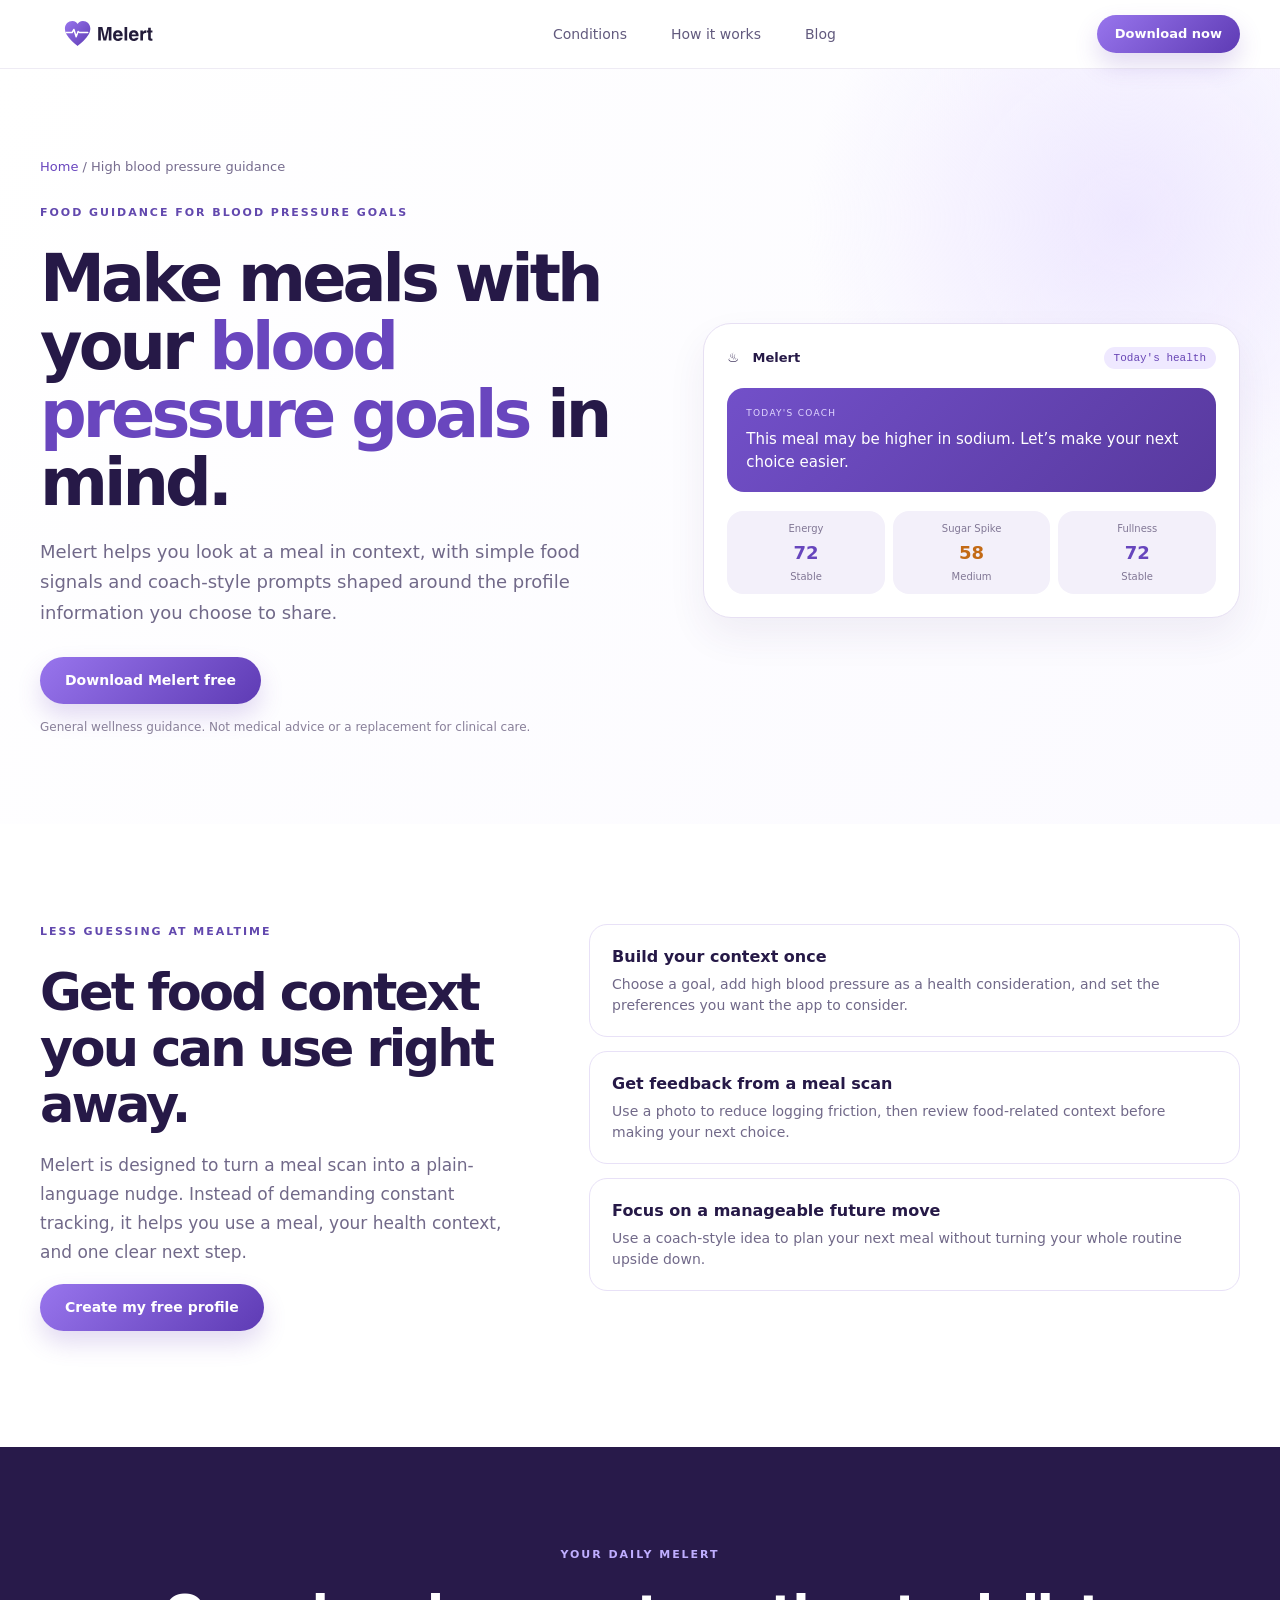
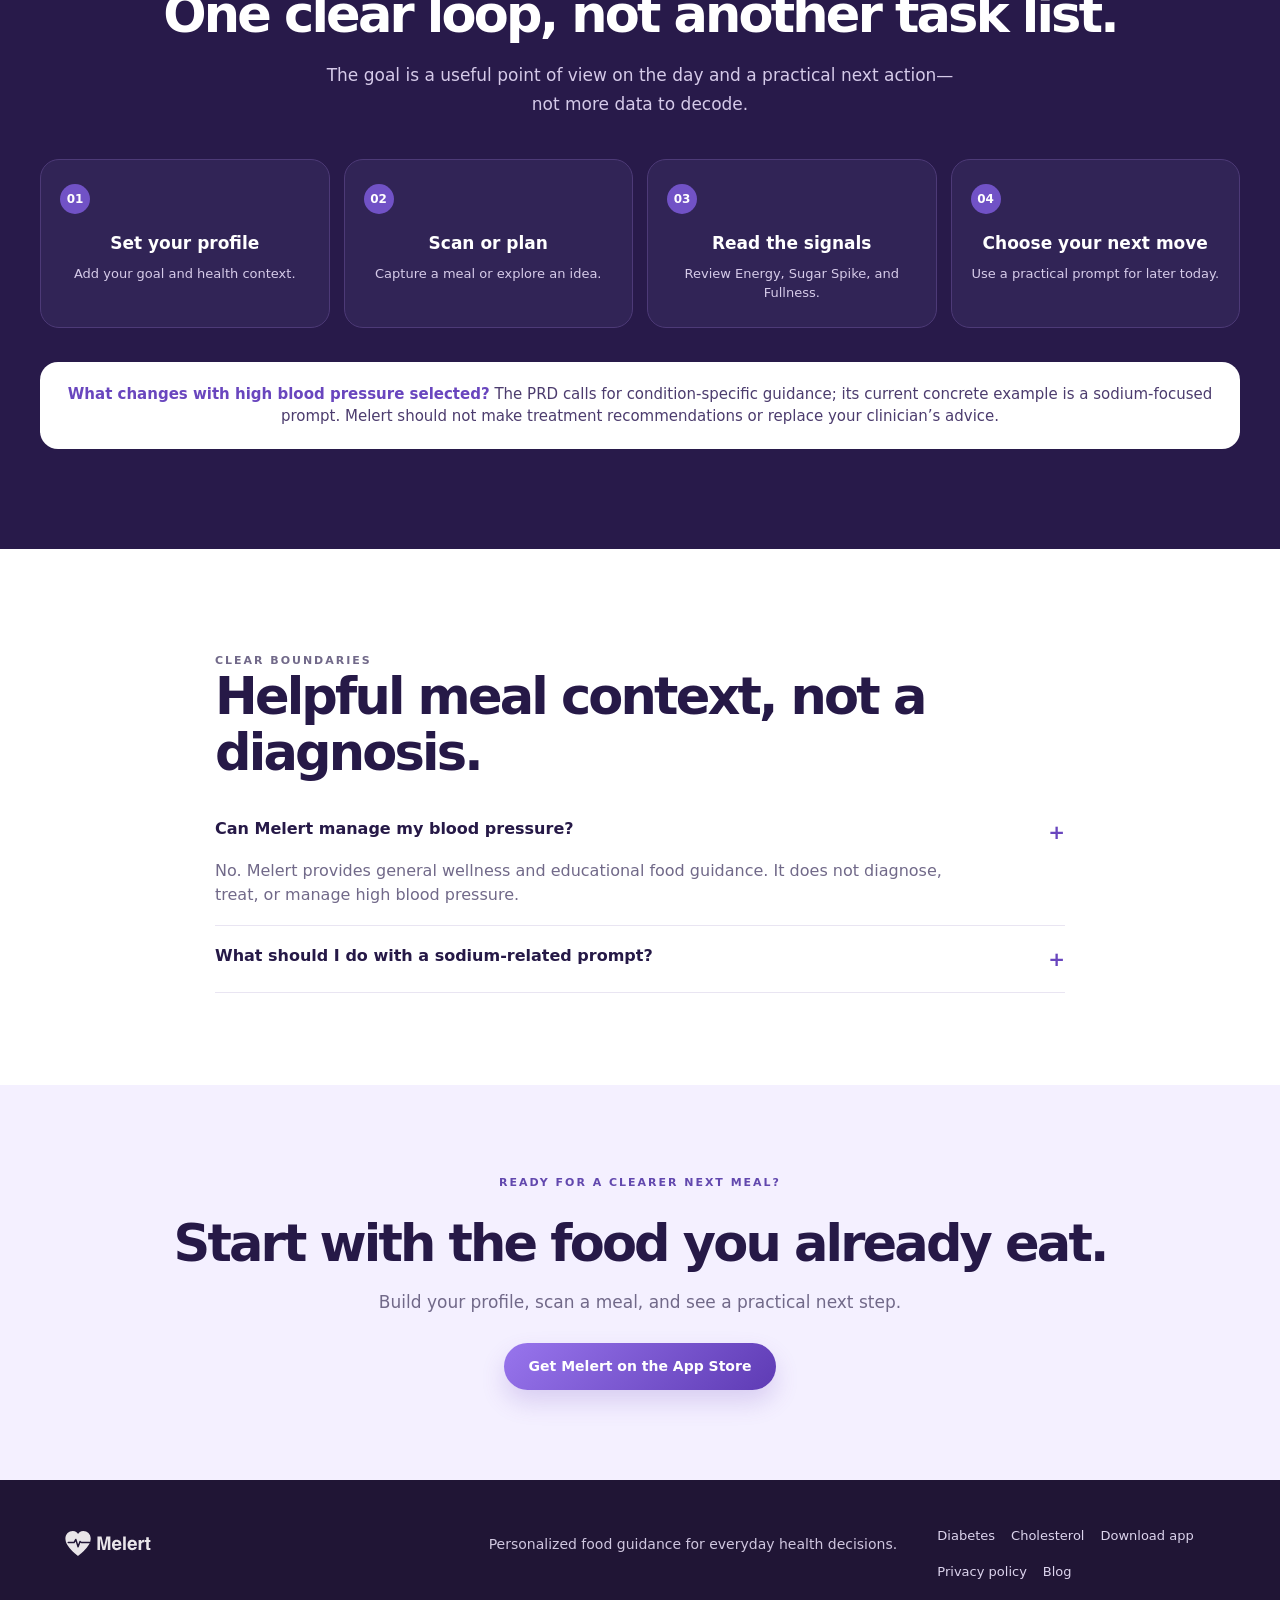
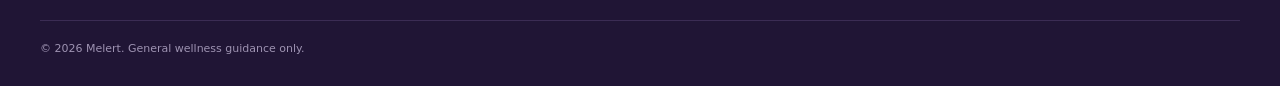
<file: high-blood-pressure.html>
<!doctype html><html lang="en"><head><meta charset="utf-8"><meta name="viewport" content="width=device-width,initial-scale=1"><title>High Blood Pressure Meal Guidance | BurnLoop</title><meta name="description" content="BurnLoop helps you scan meals, understand simple food signals, and make a clearer next choice with high blood pressure goals in mind."><link rel="canonical" href="https://burnloopai.com/high-blood-pressure"><link rel="stylesheet" href="assets/styles.css"><link rel="stylesheet" href="assets/condition-v2.css"></head><body class="condition-v2"><header class="loop-nav"><div class="loop-wrap nav-inner"><a class="loop-brand" href="index.html"><img src="assets/burnloop-logo.webp" alt="BurnLoop logo"><span>BurnLoop</span></a><nav class="loop-links"><a href="index.html#conditions">Conditions</a><a href="index.html#how">How it works</a></nav><a class="loop-button small" href="https://apps.apple.com/us/app/burnloop/id6751570796">Download now</a></div></header><main><section class="disease-hero"><div class="loop-wrap"><p class="disease-crumb"><a href="index.html">Home</a> / High blood pressure guidance</p><div class="disease-hero-grid"><div><p class="loop-kicker">Food guidance for blood pressure goals</p><h1>Make meals with your <em>blood pressure goals</em> in mind.</h1><p class="disease-lead">BurnLoop helps you look at a meal in context, with simple food signals and coach-style prompts shaped around the profile information you choose to share.</p><a class="loop-button" href="https://apps.apple.com/us/app/burnloop/id6751570796">Download BurnLoop free</a><span class="disease-note">General wellness guidance. Not medical advice or a replacement for clinical care.</span></div><div class="signal-preview"><div class="signal-top"><span>♨ &nbsp; BurnLoop</span><span>Today's health</span></div><div class="coach-preview"><small>Today's coach</small><p>This meal may be higher in sodium. Let’s make your next choice easier.</p></div><div class="preview-scores"><div><small>Energy</small><b>72</b><span>Stable</span></div><div><small>Sugar Spike</small><b class="medium">58</b><span>Medium</span></div><div><small>Fullness</small><b>72</b><span>Stable</span></div></div></div></div></div></section><section class="intro"><div class="loop-wrap intro-grid"><div><p class="loop-kicker">Less guessing at mealtime</p><h2>Get food context you can use right away.</h2><p class="intro-copy">BurnLoop is designed to turn a meal scan into a plain-language nudge. Instead of demanding constant tracking, it helps you use a meal, your health context, and one clear next step.</p><p><a class="loop-button" href="https://apps.apple.com/us/app/burnloop/id6751570796">Create my free profile</a></p></div><div class="value-list"><article><b>Build your context once</b><p>Choose a goal, add high blood pressure as a health consideration, and set the preferences you want the app to consider.</p></article><article><b>Get feedback from a meal scan</b><p>Use a photo to reduce logging friction, then review food-related context before making your next choice.</p></article><article><b>Focus on a manageable future move</b><p>Use a coach-style idea to plan your next meal without turning your whole routine upside down.</p></article></div></div></section><section class="loop-flow"><div class="loop-wrap centered"><p class="loop-kicker">Your daily BurnLoop</p><h2>One clear loop, not another task list.</h2><p class="section-lead">The goal is a useful point of view on the day and a practical next action—not more data to decode.</p><div class="flow-grid"><article><span>01</span><h3>Set your profile</h3><p>Add your goal and health context.</p></article><article><span>02</span><h3>Scan or plan</h3><p>Capture a meal or explore an idea.</p></article><article><span>03</span><h3>Read the signals</h3><p>Review Energy, Sugar Spike, and Fullness.</p></article><article><span>04</span><h3>Choose your next move</h3><p>Use a practical prompt for later today.</p></article></div><div class="callout"><strong>What changes with high blood pressure selected?</strong> The PRD calls for condition-specific guidance; its current concrete example is a sodium-focused prompt. BurnLoop should not make treatment recommendations or replace your clinician’s advice.</div></div></section><section class="faq-section"><div class="loop-wrap faq-wrap"><p class="loop-kicker">Clear boundaries</p><h2 class="section-title">Helpful meal context, not a diagnosis.</h2><details open><summary>Can BurnLoop manage my blood pressure?</summary><p>No. BurnLoop provides general wellness and educational food guidance. It does not diagnose, treat, or manage high blood pressure.</p></details><details><summary>What should I do with a sodium-related prompt?</summary><p>Use it as an educational reminder while planning future meals. For specific sodium targets, medication, symptoms, or treatment changes, consult a qualified healthcare professional.</p></details></div></section><section class="final-cta"><div class="loop-wrap centered"><p class="loop-kicker">Ready for a clearer next meal?</p><h2>Start with the food you already eat.</h2><p>Build your profile, scan a meal, and see a practical next step.</p><a class="loop-button" href="https://apps.apple.com/us/app/burnloop/id6751570796">Get BurnLoop on the App Store</a></div></section></main><footer class="loop-footer"><div class="loop-wrap footer-inner"><a class="loop-brand" href="index.html"><img src="assets/burnloop-logo.webp" alt="BurnLoop logo"><span>BurnLoop</span></a><p>Personalized food guidance for everyday health decisions.</p><div class="footer-links"><a href="diabetes.html">Diabetes</a><a href="cholesterol.html">Cholesterol</a><a href="https://apps.apple.com/us/app/burnloop/id6751570796">Download app</a></div><small>© <span data-year></span> BurnLoop. General wellness guidance only.</small></div></footer><script src="assets/script.js"></script></body></html>
</file>
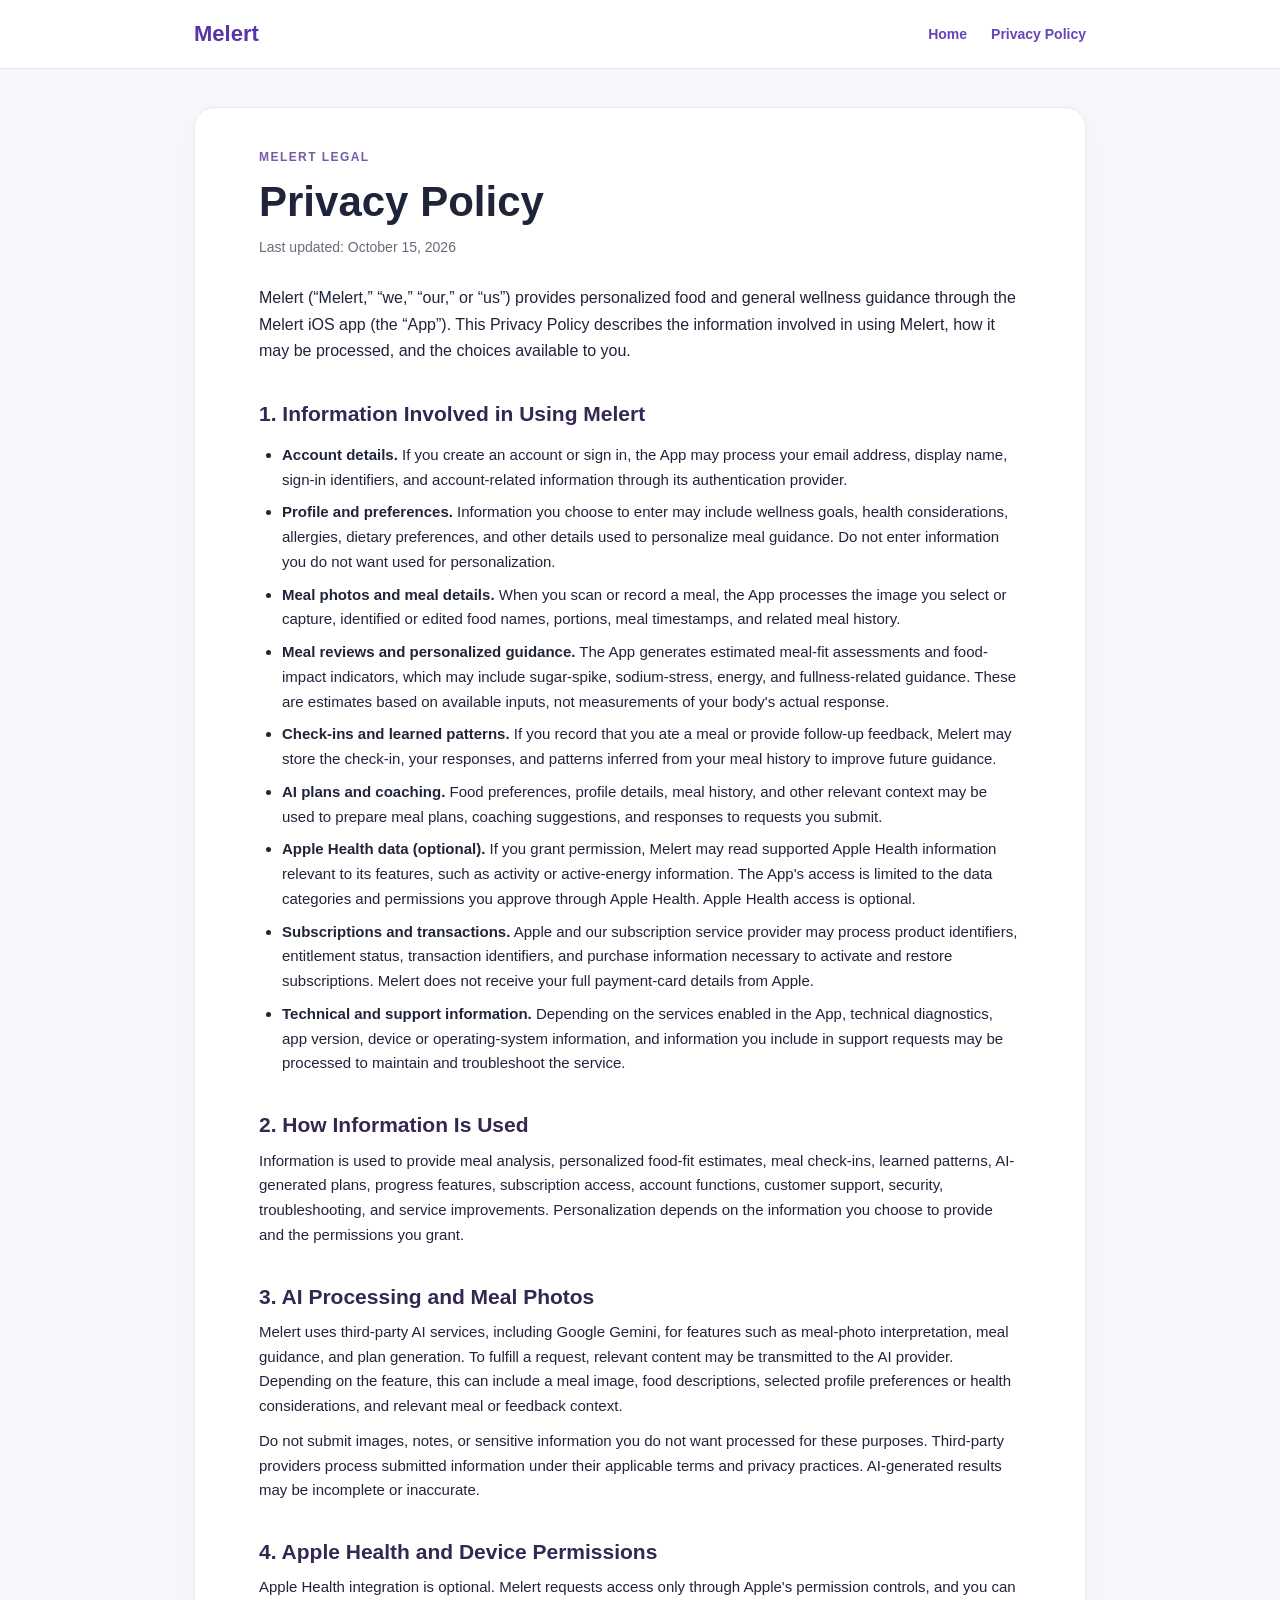
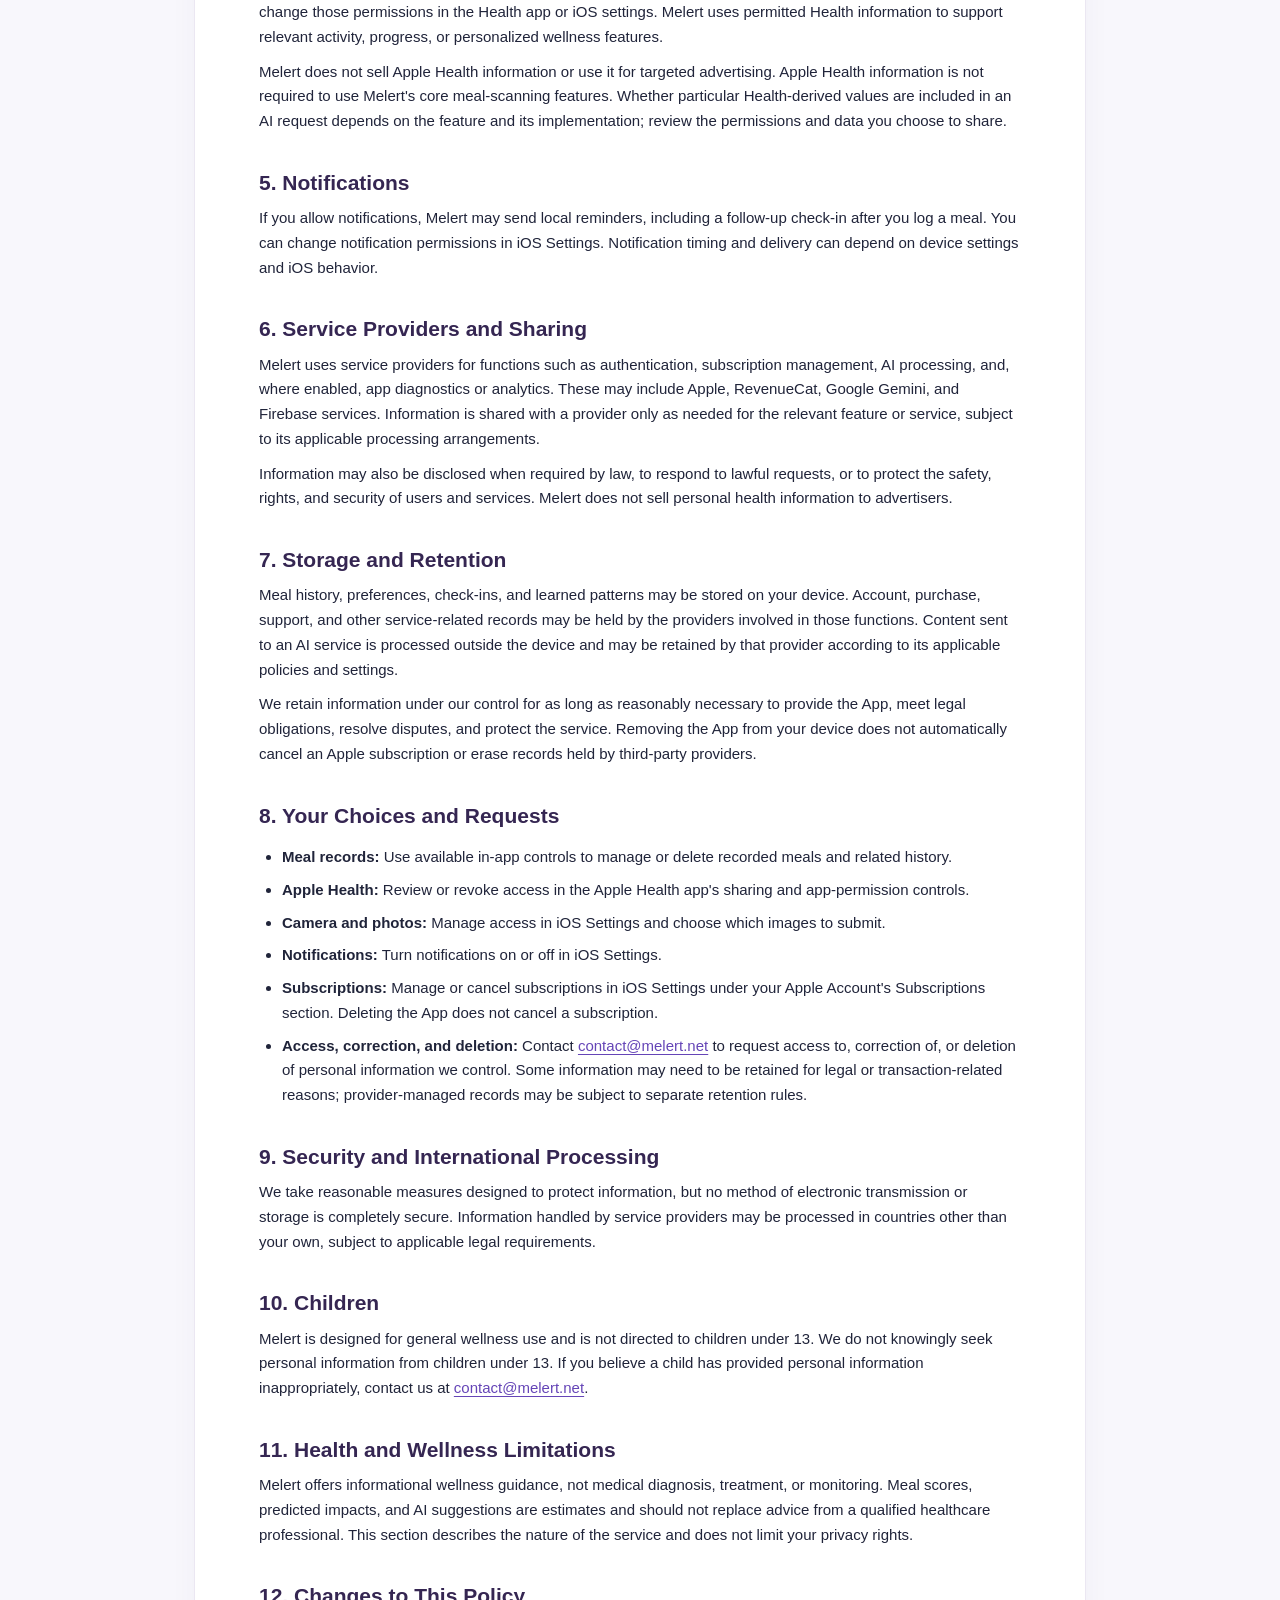
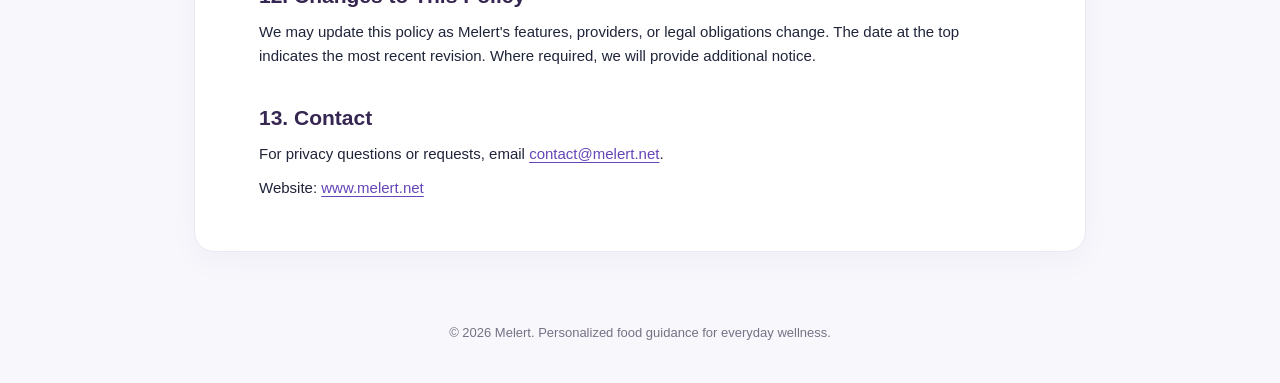
<file: privacy.html>
<!doctype html>
<html lang="en">
<head>
  <meta charset="utf-8">
  <meta name="viewport" content="width=device-width, initial-scale=1">
  <meta name="description" content="Learn how Melert handles meal photos, personal preferences, AI-powered meal guidance, Apple Health data, subscriptions, and your privacy choices.">
  <title>Privacy Policy | Melert</title>
  <style>
    :root{font-family:-apple-system,BlinkMacSystemFont,"Segoe UI",sans-serif;color:#20243a;background:#f8f7fc;line-height:1.65}*{box-sizing:border-box}body{margin:0}a{color:#6545b7;text-underline-offset:3px}.topbar{background:#fff;border-bottom:1px solid #e8e4f0}.nav{max-width:940px;margin:auto;padding:16px 24px;display:flex;gap:24px;align-items:center;flex-wrap:wrap}.brand{font-size:22px;font-weight:800;color:#5635a6;text-decoration:none;margin-right:auto}.nav a:not(.brand){font-size:14px;text-decoration:none;font-weight:600}main{max-width:940px;margin:38px auto 70px;padding:0 24px}article{background:#fff;border:1px solid #ebe7f2;border-radius:20px;padding:40px clamp(22px,5vw,64px);box-shadow:0 10px 30px rgba(50,30,100,.035)}.eyebrow{font-size:12px;letter-spacing:.12em;text-transform:uppercase;color:#765ba8;font-weight:750}h1{font-size:clamp(30px,5vw,42px);line-height:1.15;margin:10px 0 8px}h2{font-size:21px;line-height:1.3;margin:35px 0 10px;color:#352652}p,li{font-size:15px}p{margin:10px 0}ul{padding-left:23px}li{margin:8px 0}.updated{color:#6b6978;font-size:14px;margin-bottom:26px}.intro{font-size:16px}footer{max-width:940px;margin:0 auto 40px;padding:0 24px;color:#767184;font-size:13px;text-align:center}
  </style>
</head>
<body>
<header class="topbar"><nav class="nav" aria-label="Main navigation"><a class="brand" href="/">Melert</a><a href="/">Home</a><a href="/privacy.html" aria-current="page">Privacy Policy</a></nav></header>
<main><article>
  <div class="eyebrow">Melert legal</div>
  <h1>Privacy Policy</h1>
  <p class="updated">Last updated: October 15, 2026</p>
  <p class="intro">Melert (“Melert,” “we,” “our,” or “us”) provides personalized food and general wellness guidance through the Melert iOS app (the “App”). This Privacy Policy describes the information involved in using Melert, how it may be processed, and the choices available to you.</p>
  <h2>1. Information Involved in Using Melert</h2>
  <ul>
    <li><strong>Account details.</strong> If you create an account or sign in, the App may process your email address, display name, sign-in identifiers, and account-related information through its authentication provider.</li>
    <li><strong>Profile and preferences.</strong> Information you choose to enter may include wellness goals, health considerations, allergies, dietary preferences, and other details used to personalize meal guidance. Do not enter information you do not want used for personalization.</li>
    <li><strong>Meal photos and meal details.</strong> When you scan or record a meal, the App processes the image you select or capture, identified or edited food names, portions, meal timestamps, and related meal history.</li>
    <li><strong>Meal reviews and personalized guidance.</strong> The App generates estimated meal-fit assessments and food-impact indicators, which may include sugar-spike, sodium-stress, energy, and fullness-related guidance. These are estimates based on available inputs, not measurements of your body's actual response.</li>
    <li><strong>Check-ins and learned patterns.</strong> If you record that you ate a meal or provide follow-up feedback, Melert may store the check-in, your responses, and patterns inferred from your meal history to improve future guidance.</li>
    <li><strong>AI plans and coaching.</strong> Food preferences, profile details, meal history, and other relevant context may be used to prepare meal plans, coaching suggestions, and responses to requests you submit.</li>
    <li><strong>Apple Health data (optional).</strong> If you grant permission, Melert may read supported Apple Health information relevant to its features, such as activity or active-energy information. The App's access is limited to the data categories and permissions you approve through Apple Health. Apple Health access is optional.</li>
    <li><strong>Subscriptions and transactions.</strong> Apple and our subscription service provider may process product identifiers, entitlement status, transaction identifiers, and purchase information necessary to activate and restore subscriptions. Melert does not receive your full payment-card details from Apple.</li>
    <li><strong>Technical and support information.</strong> Depending on the services enabled in the App, technical diagnostics, app version, device or operating-system information, and information you include in support requests may be processed to maintain and troubleshoot the service.</li>
  </ul>
  <h2>2. How Information Is Used</h2>
  <p>Information is used to provide meal analysis, personalized food-fit estimates, meal check-ins, learned patterns, AI-generated plans, progress features, subscription access, account functions, customer support, security, troubleshooting, and service improvements. Personalization depends on the information you choose to provide and the permissions you grant.</p>
  <h2>3. AI Processing and Meal Photos</h2>
  <p>Melert uses third-party AI services, including Google Gemini, for features such as meal-photo interpretation, meal guidance, and plan generation. To fulfill a request, relevant content may be transmitted to the AI provider. Depending on the feature, this can include a meal image, food descriptions, selected profile preferences or health considerations, and relevant meal or feedback context.</p>
  <p>Do not submit images, notes, or sensitive information you do not want processed for these purposes. Third-party providers process submitted information under their applicable terms and privacy practices. AI-generated results may be incomplete or inaccurate.</p>
  <h2>4. Apple Health and Device Permissions</h2>
  <p>Apple Health integration is optional. Melert requests access only through Apple's permission controls, and you can change those permissions in the Health app or iOS settings. Melert uses permitted Health information to support relevant activity, progress, or personalized wellness features.</p>
  <p>Melert does not sell Apple Health information or use it for targeted advertising. Apple Health information is not required to use Melert's core meal-scanning features. Whether particular Health-derived values are included in an AI request depends on the feature and its implementation; review the permissions and data you choose to share.</p>
  <h2>5. Notifications</h2>
  <p>If you allow notifications, Melert may send local reminders, including a follow-up check-in after you log a meal. You can change notification permissions in iOS Settings. Notification timing and delivery can depend on device settings and iOS behavior.</p>
  <h2>6. Service Providers and Sharing</h2>
  <p>Melert uses service providers for functions such as authentication, subscription management, AI processing, and, where enabled, app diagnostics or analytics. These may include Apple, RevenueCat, Google Gemini, and Firebase services. Information is shared with a provider only as needed for the relevant feature or service, subject to its applicable processing arrangements.</p>
  <p>Information may also be disclosed when required by law, to respond to lawful requests, or to protect the safety, rights, and security of users and services. Melert does not sell personal health information to advertisers.</p>
  <h2>7. Storage and Retention</h2>
  <p>Meal history, preferences, check-ins, and learned patterns may be stored on your device. Account, purchase, support, and other service-related records may be held by the providers involved in those functions. Content sent to an AI service is processed outside the device and may be retained by that provider according to its applicable policies and settings.</p>
  <p>We retain information under our control for as long as reasonably necessary to provide the App, meet legal obligations, resolve disputes, and protect the service. Removing the App from your device does not automatically cancel an Apple subscription or erase records held by third-party providers.</p>
  <h2>8. Your Choices and Requests</h2>
  <ul>
    <li><strong>Meal records:</strong> Use available in-app controls to manage or delete recorded meals and related history.</li>
    <li><strong>Apple Health:</strong> Review or revoke access in the Apple Health app's sharing and app-permission controls.</li>
    <li><strong>Camera and photos:</strong> Manage access in iOS Settings and choose which images to submit.</li>
    <li><strong>Notifications:</strong> Turn notifications on or off in iOS Settings.</li>
    <li><strong>Subscriptions:</strong> Manage or cancel subscriptions in iOS Settings under your Apple Account's Subscriptions section. Deleting the App does not cancel a subscription.</li>
    <li><strong>Access, correction, and deletion:</strong> Contact <a href="mailto:contact@melert.net">contact@melert.net</a> to request access to, correction of, or deletion of personal information we control. Some information may need to be retained for legal or transaction-related reasons; provider-managed records may be subject to separate retention rules.</li>
  </ul>
  <h2>9. Security and International Processing</h2>
  <p>We take reasonable measures designed to protect information, but no method of electronic transmission or storage is completely secure. Information handled by service providers may be processed in countries other than your own, subject to applicable legal requirements.</p>
  <h2>10. Children</h2>
  <p>Melert is designed for general wellness use and is not directed to children under 13. We do not knowingly seek personal information from children under 13. If you believe a child has provided personal information inappropriately, contact us at <a href="mailto:contact@melert.net">contact@melert.net</a>.</p>
  <h2>11. Health and Wellness Limitations</h2>
  <p>Melert offers informational wellness guidance, not medical diagnosis, treatment, or monitoring. Meal scores, predicted impacts, and AI suggestions are estimates and should not replace advice from a qualified healthcare professional. This section describes the nature of the service and does not limit your privacy rights.</p>
  <h2>12. Changes to This Policy</h2>
  <p>We may update this policy as Melert's features, providers, or legal obligations change. The date at the top indicates the most recent revision. Where required, we will provide additional notice.</p>
  <h2>13. Contact</h2>
  <p>For privacy questions or requests, email <a href="mailto:contact@melert.net">contact@melert.net</a>.</p>
  <p>Website: <a href="https://www.melert.net/">www.melert.net</a></p>
</article></main>
<footer>© 2026 Melert. Personalized food guidance for everyday wellness.</footer>
</body>
</html>
</file>
<file: assets/styles.css>
:root{--ink:#261947;--muted:#716989;--purple:#6946be;--line:#e9e5f2;--lavender:#f7f5ff}*{box-sizing:border-box}html{scroll-behavior:smooth}body{margin:0;font-family:Inter,ui-sans-serif,system-ui,-apple-system,BlinkMacSystemFont,"Segoe UI",sans-serif;color:var(--ink);background:#fff;line-height:1.5}.loop-wrap{width:min(1200px,calc(100% - 48px));margin:auto}.loop-nav{height:69px;border-bottom:1px solid #eeebf4;background:#fff}.nav-inner{height:100%;display:flex;align-items:center;justify-content:space-between}.loop-brand{color:var(--ink);font-weight:800;font-size:20px;display:inline-flex;align-items:center;gap:9px;text-decoration:none}.loop-brand img{width:27px;height:27px;border-radius:8px}.loop-links{display:flex;gap:44px;margin-left:120px}.loop-links a,.login{font-size:14px;color:#625a7e;text-decoration:none}.loop-actions{display:flex;align-items:center;gap:24px}.loop-button{display:inline-flex;justify-content:center;align-items:center;border:0;border-radius:999px;background:linear-gradient(135deg,#9875ed,#5e3bb4);color:#fff;box-shadow:0 12px 24px #6c47be33;text-decoration:none;padding:13px 25px;font-size:14px;font-weight:700}.loop-button.small{padding:9px 18px;font-size:13px}.menu{display:none;font-size:22px;color:#5c5278}.loop-hero{min-height:610px;background:radial-gradient(circle at 4% 80%,#faf8ff 0,transparent 25%),radial-gradient(circle at 93% 33%,#f4efff 0,transparent 26%),#fff;display:grid;align-items:center}.hero-layout{display:grid;grid-template-columns:1.2fr .8fr;align-items:center;gap:90px;padding:60px 0}.loop-kicker{text-transform:uppercase;letter-spacing:.18em;font-size:11px;font-weight:800;color:#6248ae;margin:0 0 24px}.hero-copy h1{font-size:clamp(46px,5.1vw,70px);line-height:1.05;letter-spacing:-.055em;margin:0 0 24px;max-width:680px}.hero-copy h1 em{font-style:normal;background:linear-gradient(100deg,#9a78eb,#6343b8);background-clip:text;color:transparent}.hero-lead{max-width:580px;color:var(--muted);font-size:18px;line-height:1.65;margin:0 0 34px}.hero-note{margin:16px 0 0;color:#8b839f;text-transform:uppercase;letter-spacing:.12em;font-size:10px}.app-shell{width:384px;justify-self:end;background:#fff;border:1px solid #e8e3f1;border-radius:38px;padding:28px 20px 22px;box-shadow:0 25px 45px #38226714,0 0 0 12px #ffffffaa}.app-top{display:flex;justify-content:space-between;align-items:center;font-size:13px;font-weight:800}.mini-brand span{color:#6d49c6;font-size:18px}.streak{font:12px ui-monospace,SFMono-Regular,Menlo,monospace;color:#5f43af;background:#f2edff;padding:5px 12px;border-radius:99px}.coach-card{margin-top:20px;padding:18px;border-radius:17px;color:#fff;background:linear-gradient(135deg,#7052c5,#593c9e);box-shadow:0 12px 22px #6b48ba33}.coach-card span,.app-label{display:block;text-transform:uppercase;letter-spacing:.16em;font:10px ui-monospace,SFMono-Regular,Menlo,monospace;color:#d7ccff}.coach-card p{font-size:14px;line-height:1.5;margin:7px 0 12px}.coach-card button,.coach-visual button{border:0;border-radius:99px;background:#8d70db;color:#fff;padding:8px 14px;font-size:12px}.app-label{color:#9890ab;margin:19px 0 9px}.signals{display:grid;grid-template-columns:repeat(3,1fr);gap:8px}.signals>div{border-radius:20px;text-align:center;background:#f2eff9;padding:10px 4px}.signals small,.signals span{display:block;font-size:10px;color:#817894}.signals b{font-size:18px;color:#6746bd;display:block;margin:2px 0}.signals b.amber{color:#d87518}.meal-row{display:flex;gap:11px;align-items:center;border:1px solid #eeeaf3;border-radius:17px;margin-top:16px;padding:12px}.meal-row i{flex:0 0 44px;height:44px;border-radius:50%;background:linear-gradient(135deg,#ffdb78,#f7aa61)}.meal-row strong{display:block;font-size:11px;font-weight:650}.meal-row p{margin:5px 0 0;display:flex;gap:5px}.meal-row span{font-size:9px;color:#ce3434;background:#fff0f0;padding:2px 5px;border-radius:8px}.proof-strip{border-top:1px solid var(--line);border-bottom:1px solid var(--line);padding:24px 0;background:#fff}.proof-strip .loop-wrap{display:flex;justify-content:space-between;align-items:center;color:#625978;font-size:14px}.proof-strip p{margin:0;font-weight:700}.proof-strip div{display:flex;gap:28px;font-size:12px;color:#847a9a}.proof-strip span:before{content:"✓";color:#7354cb;font-weight:800;margin-right:7px}.loop-section{padding:110px 0}.loop-section.lavender{background:var(--lavender)}.centered{text-align:center}.loop-section h2{font-size:clamp(34px,4.4vw,54px);letter-spacing:-.055em;line-height:1.08;margin:0 0 19px}.section-lead{max-width:640px;margin:0 auto;color:var(--muted);font-size:17px;line-height:1.7}.section-lead.left{margin:0 0 30px}.three-grid{display:grid;grid-template-columns:repeat(3,1fr);gap:22px;margin-top:55px;text-align:left}.three-grid article{border:1px solid var(--line);border-radius:21px;background:#fff;padding:30px;min-height:214px}.icon-bubble{width:42px;height:42px;border-radius:14px;background:#efe9ff;color:#6846bf;display:grid;place-items:center;font-size:22px;font-weight:800}.three-grid h3,.steps-v2 h3{margin:24px 0 8px;font-size:19px;letter-spacing:-.025em}.three-grid p,.steps-v2 p{margin:0;color:var(--muted);font-size:14px}.steps-v2{display:grid;grid-template-columns:repeat(3,1fr);gap:20px;margin-top:52px}.steps-v2 article{padding:29px;border-radius:20px;background:#fff;border:1px solid #e8e1fa}.steps-v2 b{width:31px;height:31px;border-radius:50%;background:#e9e1ff;color:#6041b1;display:grid;place-items:center;font-size:12px}.split-v2{display:grid;grid-template-columns:1fr 1fr;align-items:center;gap:90px}.condition-stack{display:grid;gap:12px}.condition-stack>a,.condition-stack>div{position:relative;display:block;text-decoration:none;color:var(--ink);padding:22px 58px 22px 23px;border:1px solid var(--line);border-radius:18px;background:linear-gradient(110deg,#fff,#fbfaff)}.condition-stack a:hover{border-color:#cfc2ef}.condition-stack span{display:block;text-transform:uppercase;letter-spacing:.12em;color:#775cb4;font-size:10px;font-weight:800;margin-bottom:5px}.condition-stack strong{font-size:18px;letter-spacing:-.02em}.condition-stack p{font-size:13px;color:var(--muted);margin:5px 0 0}.condition-stack i{position:absolute;right:24px;top:40%;font-size:22px;font-style:normal;color:#6d4bc3}.dark{color:#fff;background:#261947}.dark .loop-kicker{color:#b7a1f2}.dark p:not(.loop-kicker){color:#d7cfe9;font-size:17px;line-height:1.7}.light{background:#fff;color:#5e3dae;box-shadow:none;margin-top:22px}.coach-visual{height:330px;border-radius:28px;background:radial-gradient(circle at 75% 20%,#9678df 0,transparent 26%),linear-gradient(135deg,#7654c6,#3b276b);display:grid;place-items:center;padding:25px}.coach-visual-card{width:88%;padding:28px;background:#fff;border-radius:22px;color:var(--ink);box-shadow:0 18px 35px #20133f55}.coach-visual-card span{font:10px ui-monospace,SFMono-Regular,Menlo,monospace;letter-spacing:.12em;text-transform:uppercase;color:#746890}.coach-visual-card strong{display:block;font-size:21px;letter-spacing:-.035em;margin-top:10px}.coach-visual-card p{font-size:13px!important;color:#756c87!important;margin:5px 0 15px!important}.coach-visual-card button{background:#6d4abe}.faq-wrap{max-width:850px}.faq-wrap .centered{margin-bottom:38px}.faq-wrap details{border-bottom:1px solid var(--line);padding:19px 0}.faq-wrap summary{list-style:none;cursor:pointer;font-weight:750;display:flex;justify-content:space-between;gap:20px}.faq-wrap summary:after{content:"+";font-size:20px;color:#6946be}.faq-wrap p{color:var(--muted);max-width:680px;margin:12px 0 0}.final-cta{padding:100px 0;background:linear-gradient(120deg,#f1ebff,#fbf9ff)}.final-cta h2{font-size:clamp(35px,4.3vw,54px);letter-spacing:-.055em;line-height:1.08;margin:0 0 13px}.final-cta p:not(.loop-kicker){color:var(--muted);font-size:17px;margin:0 0 28px}.loop-footer{padding:46px 0 28px;background:#201535;color:#cfc6df}.footer-inner{display:grid;grid-template-columns:1.4fr 1.4fr 1fr;gap:25px;align-items:start}.loop-footer .loop-brand{color:#fff}.loop-footer p{font-size:14px;margin:8px 0}.loop-footer div div{display:grid;gap:7px}.loop-footer a:not(.loop-brand){color:#dcd4ed;text-decoration:none;font-size:13px}.loop-footer small{grid-column:1/-1;border-top:1px solid #3b2c54;padding-top:20px;color:#9e93b2;font-size:11px;margin-top:14px}@media(max-width:760px){.loop-wrap{width:min(100% - 48px,1200px)}.loop-nav{height:72px}.loop-links,.login,.loop-button.small{display:none}.menu{display:block;font-size:0}.menu:after{content:"☰";font-size:22px}.hero-layout,.split-v2{grid-template-columns:1fr;gap:46px;padding:58px 0}.loop-hero{min-height:auto}.hero-copy h1{font-size:44px}.hero-lead{font-size:17px}.app-shell{width:100%;justify-self:center}.proof-strip .loop-wrap{display:block}.proof-strip div{margin-top:12px;flex-wrap:wrap;gap:9px 18px}.loop-section{padding:76px 0}.three-grid,.steps-v2{grid-template-columns:1fr;margin-top:34px}.split-v2{gap:36px}.condition-stack{order:2}.dark .split-v2>div:last-child{order:1}.footer-inner{grid-template-columns:1fr}.loop-footer small{grid-column:auto}.coach-visual{height:280px}}
</file>
<file: assets/blog.css>
.blog-hero{padding:104px 0 76px;background:radial-gradient(circle at 84% 14%,#a68aff 0,transparent 25%),linear-gradient(120deg,#3f3f3f,#2f2f2f);color:#fff}.blog-hero .loop-kicker{color:#cfbeff}.blog-hero h1{max-width:760px;font-size:clamp(42px,6vw,72px);line-height:1.02;letter-spacing:-.06em;margin:0 0 20px}.blog-hero p:not(.loop-kicker){max-width:625px;font-size:18px;line-height:1.7;color:#eeeaf5;margin:0}.blog-main{padding:85px 0 110px}.blog-intro{max-width:670px;margin:0 0 38px}.blog-intro h2{font-size:clamp(30px,4vw,46px);letter-spacing:-.05em;line-height:1.08;margin:0 0 12px}.blog-intro p{margin:0;color:var(--muted);font-size:17px}.featured-story{display:grid;grid-template-columns:1.05fr .95fr;gap:42px;align-items:stretch;border:1px solid #e6def5;border-radius:28px;background:#f8f5ff;overflow:hidden;margin-bottom:28px}.featured-copy{padding:45px}.article-label{display:inline-block;color:#6545af;background:#e9e0ff;border-radius:99px;padding:5px 10px;font-size:10px;letter-spacing:.13em;text-transform:uppercase;font-weight:800}.featured-copy h2{font-size:clamp(28px,3.5vw,43px);letter-spacing:-.05em;line-height:1.08;margin:19px 0 15px}.featured-copy p{color:#62597a;font-size:16px;line-height:1.65;margin:0 0 26px}.read-more{font-weight:800;color:#5f3eae;text-decoration:none}.featured-art{min-height:310px;padding:34px;display:flex;align-items:end;background:radial-gradient(circle at 68% 22%,#bdabf8 0,transparent 17%),linear-gradient(145deg,#7455c4,#422579);color:#fff}.signal-card{width:100%;padding:25px;border-radius:20px;background:#ffffffed;box-shadow:0 16px 32px #2410403b;color:#251a40}.signal-card small{color:#756b8f;text-transform:uppercase;letter-spacing:.12em;font-size:10px}.signal-card strong{display:block;font-size:25px;letter-spacing:-.04em;margin:7px 0}.signal-card div{display:flex;gap:8px;flex-wrap:wrap}.signal-card span{border-radius:99px;background:#eee8fb;color:#5b3bad;font-size:12px;padding:6px 10px}.article-grid{display:grid;grid-template-columns:repeat(3,1fr);gap:22px}.article-card{padding:29px;border:1px solid var(--line);border-radius:21px;background:#fff;display:flex;flex-direction:column}.article-card h3{font-size:23px;letter-spacing:-.04em;line-height:1.18;margin:17px 0 11px}.article-card p{color:var(--muted);margin:0 0 23px;line-height:1.65}.article-card .read-more{margin-top:auto}.blog-note{margin-top:66px;padding:23px 28px;border-radius:17px;background:#fff8e7;border:1px solid #f3e2b0;color:#6f5a25;font-size:14px;line-height:1.6}.blog-note strong{color:#4d3b13}@media(max-width:760px){.blog-hero{padding:78px 0 59px}.blog-main{padding:62px 0 78px}.featured-story,.article-grid{grid-template-columns:1fr}.featured-copy{padding:31px}.featured-art{min-height:245px}.article-card{padding:25px}}
</file>
<file: assets/condition-v2.css>
.condition-v2{--condition:#6946be}.condition-v2 .disease-hero{padding:88px 0;background:radial-gradient(circle at 88% 20%,#eee8ff 0,transparent 25%),linear-gradient(120deg,#fff,#fbfaff)}.disease-crumb{font-size:13px;color:#766c8e;margin:0 0 28px}.disease-crumb a{color:#6946be;text-decoration:none}.disease-hero-grid{display:grid;grid-template-columns:1.05fr .95fr;gap:70px;align-items:center}.disease-hero h1{max-width:690px;font-size:clamp(42px,5.1vw,66px);letter-spacing:-.06em;line-height:1.04;margin:0 0 20px}.disease-hero h1 em{font-style:normal;color:var(--condition)}.disease-lead{max-width:610px;color:#716989;font-size:18px;line-height:1.7;margin:0 0 29px}.disease-note{display:block;color:#887f99;font-size:12px;margin-top:14px}.signal-preview{background:#fff;border:1px solid #e7e0f3;border-radius:28px;padding:23px;box-shadow:0 18px 38px #42277812}.signal-top{display:flex;align-items:center;justify-content:space-between;font-size:13px;font-weight:800}.signal-top span:last-child{color:#6845b5;background:#efe9ff;border-radius:99px;padding:5px 10px;font:11px ui-monospace,SFMono-Regular,monospace}.coach-preview{border-radius:17px;padding:19px;margin:19px 0;background:linear-gradient(135deg,#7250c9,#58399e);color:#fff}.coach-preview small{display:block;text-transform:uppercase;letter-spacing:.14em;font-size:9px;color:#e1d8ff}.coach-preview p{font-size:15px;line-height:1.5;margin:8px 0 0}.preview-scores{display:grid;grid-template-columns:repeat(3,1fr);gap:8px}.preview-scores div{background:#f3f0fa;border-radius:16px;padding:10px 5px;text-align:center}.preview-scores small,.preview-scores span{display:block;color:#817795;font-size:10px}.preview-scores b{display:block;font-size:18px;color:#6746bd;margin:3px 0}.preview-scores .medium{color:#c36a15}.condition-v2 .intro{padding:100px 0}.intro-grid{display:grid;grid-template-columns:.85fr 1.15fr;gap:68px;align-items:start}.intro-grid h2,.loop-flow h2,.condition-v2 .final-cta h2{font-size:clamp(32px,4vw,51px);letter-spacing:-.055em;line-height:1.1;margin:0 0 18px}.intro-copy{font-size:17px;color:#716989;line-height:1.7}.value-list{display:grid;gap:14px}.value-list article{padding:20px 22px;border:1px solid #e8e1f7;border-radius:18px;background:#fff}.value-list b{display:block;font-size:16px;margin-bottom:5px}.value-list p{font-size:14px;color:#716989;margin:0}.loop-flow{padding:100px 0;background:#281a4a;color:#fff}.loop-flow .loop-kicker{color:#bfaeff}.loop-flow .section-lead{color:#d5cae9}.flow-grid{display:grid;grid-template-columns:repeat(4,1fr);gap:14px;margin-top:40px}.flow-grid article{padding:24px 19px;border:1px solid #4d3a77;background:#312456;border-radius:19px}.flow-grid span{width:30px;height:30px;display:grid;place-items:center;border-radius:50%;background:#7152c6;font-size:12px;font-weight:800}.flow-grid h3{font-size:17px;margin:17px 0 7px}.flow-grid p{margin:0;color:#d6cbe9;font-size:13px}.condition-v2 .callout{margin-top:34px;border-radius:18px;background:#fff;color:#4c3c6e;padding:21px 23px;font-size:15px}.condition-v2 .callout strong{color:#6946be}.condition-v2 .faq-section{padding:92px 0}.condition-v2 .faq-section details{border-bottom:1px solid #e9e5f2;padding:18px 0}.condition-v2 .faq-section summary{font-weight:750;cursor:pointer;list-style:none;display:flex;justify-content:space-between}.condition-v2 .faq-section summary:after{content:"+";font-size:20px;color:#6946be}.condition-v2 .faq-section details p{max-width:730px;color:#716989;margin:12px 0 0}.condition-v2 .final-cta{padding:90px 0;background:#f4f0ff}.condition-v2 .final-cta p:not(.loop-kicker){color:#716989;font-size:17px;margin:0 0 28px}.condition-v2 .footer-links{display:flex;gap:16px;flex-wrap:wrap}.condition-v2 .footer-links a{color:#dcd4ed;text-decoration:none;font-size:13px}@media(max-width:760px){.disease-hero{padding:63px 0!important}.disease-hero-grid,.intro-grid{grid-template-columns:1fr;gap:36px}.disease-hero h1{font-size:43px}.flow-grid{grid-template-columns:1fr 1fr}.condition-v2 .intro,.loop-flow,.condition-v2 .faq-section{padding:70px 0}}@media(max-width:430px){.flow-grid{grid-template-columns:1fr}}
</file>
